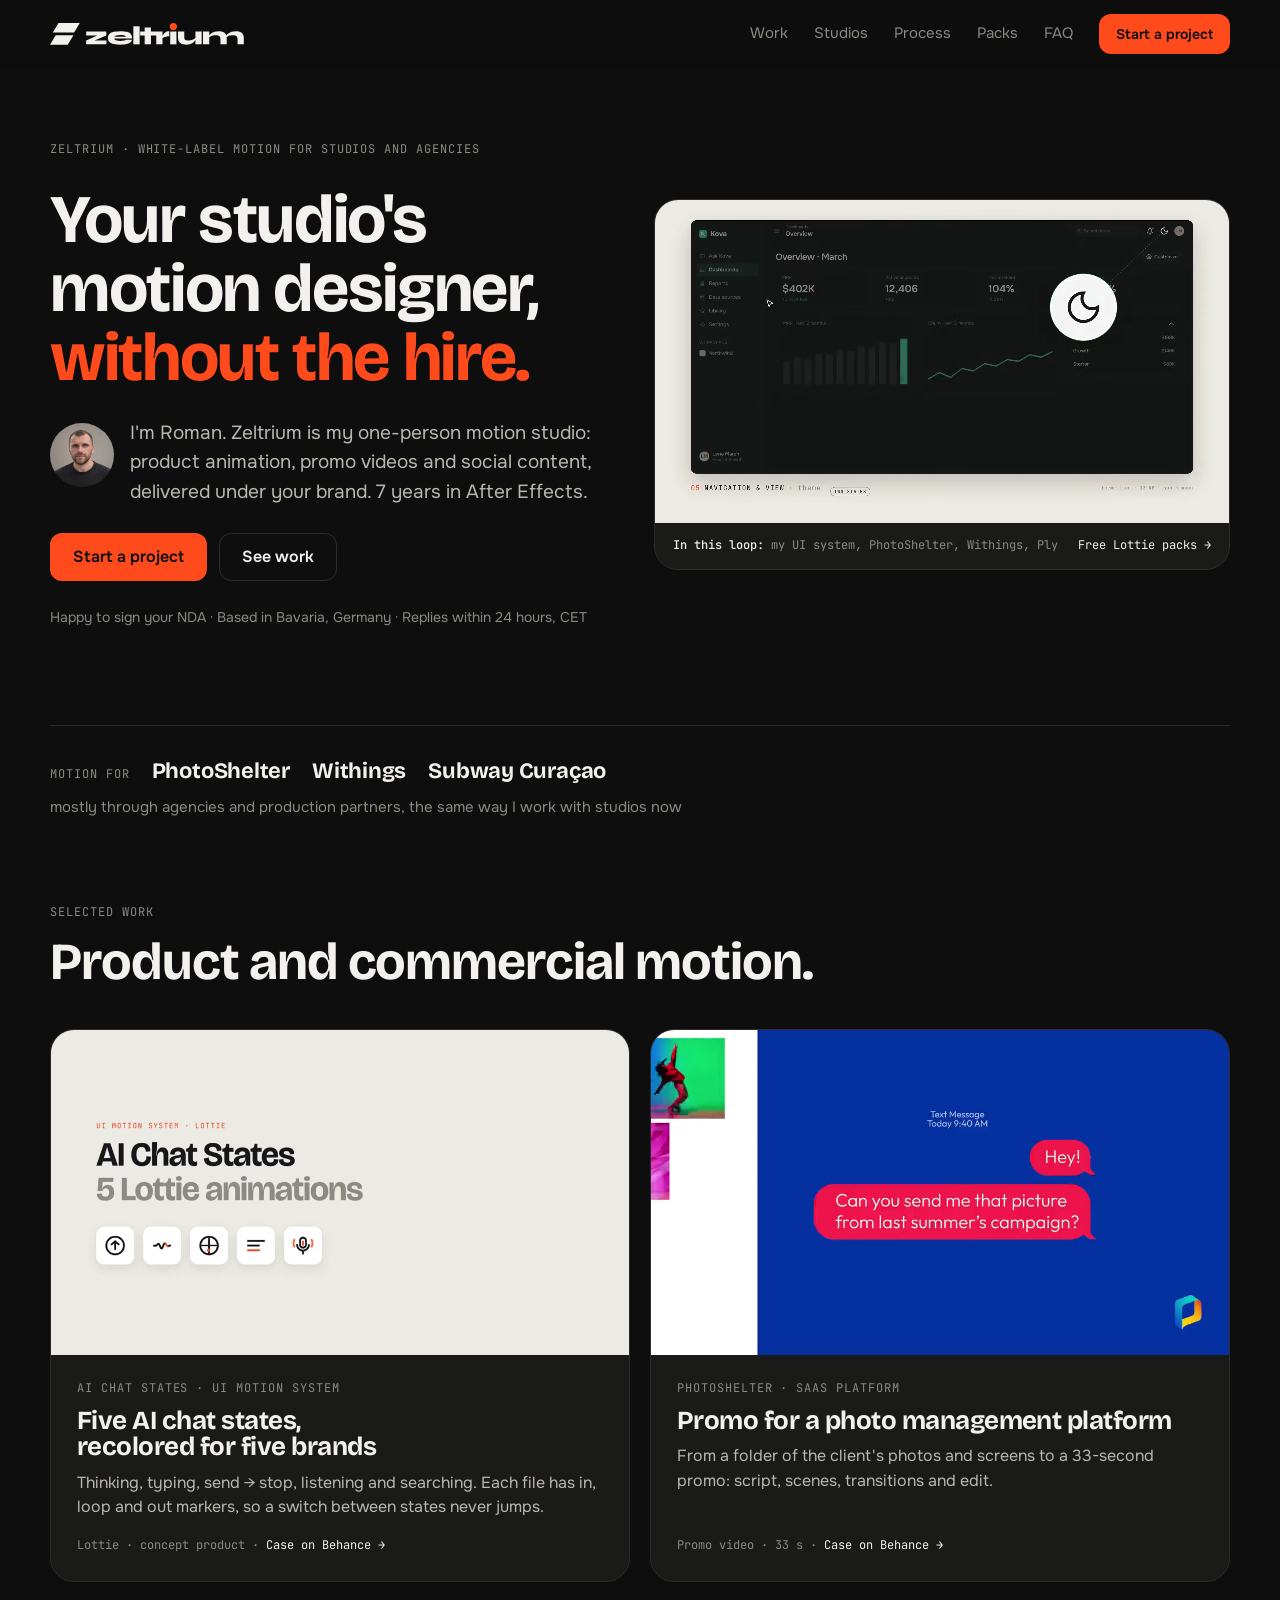
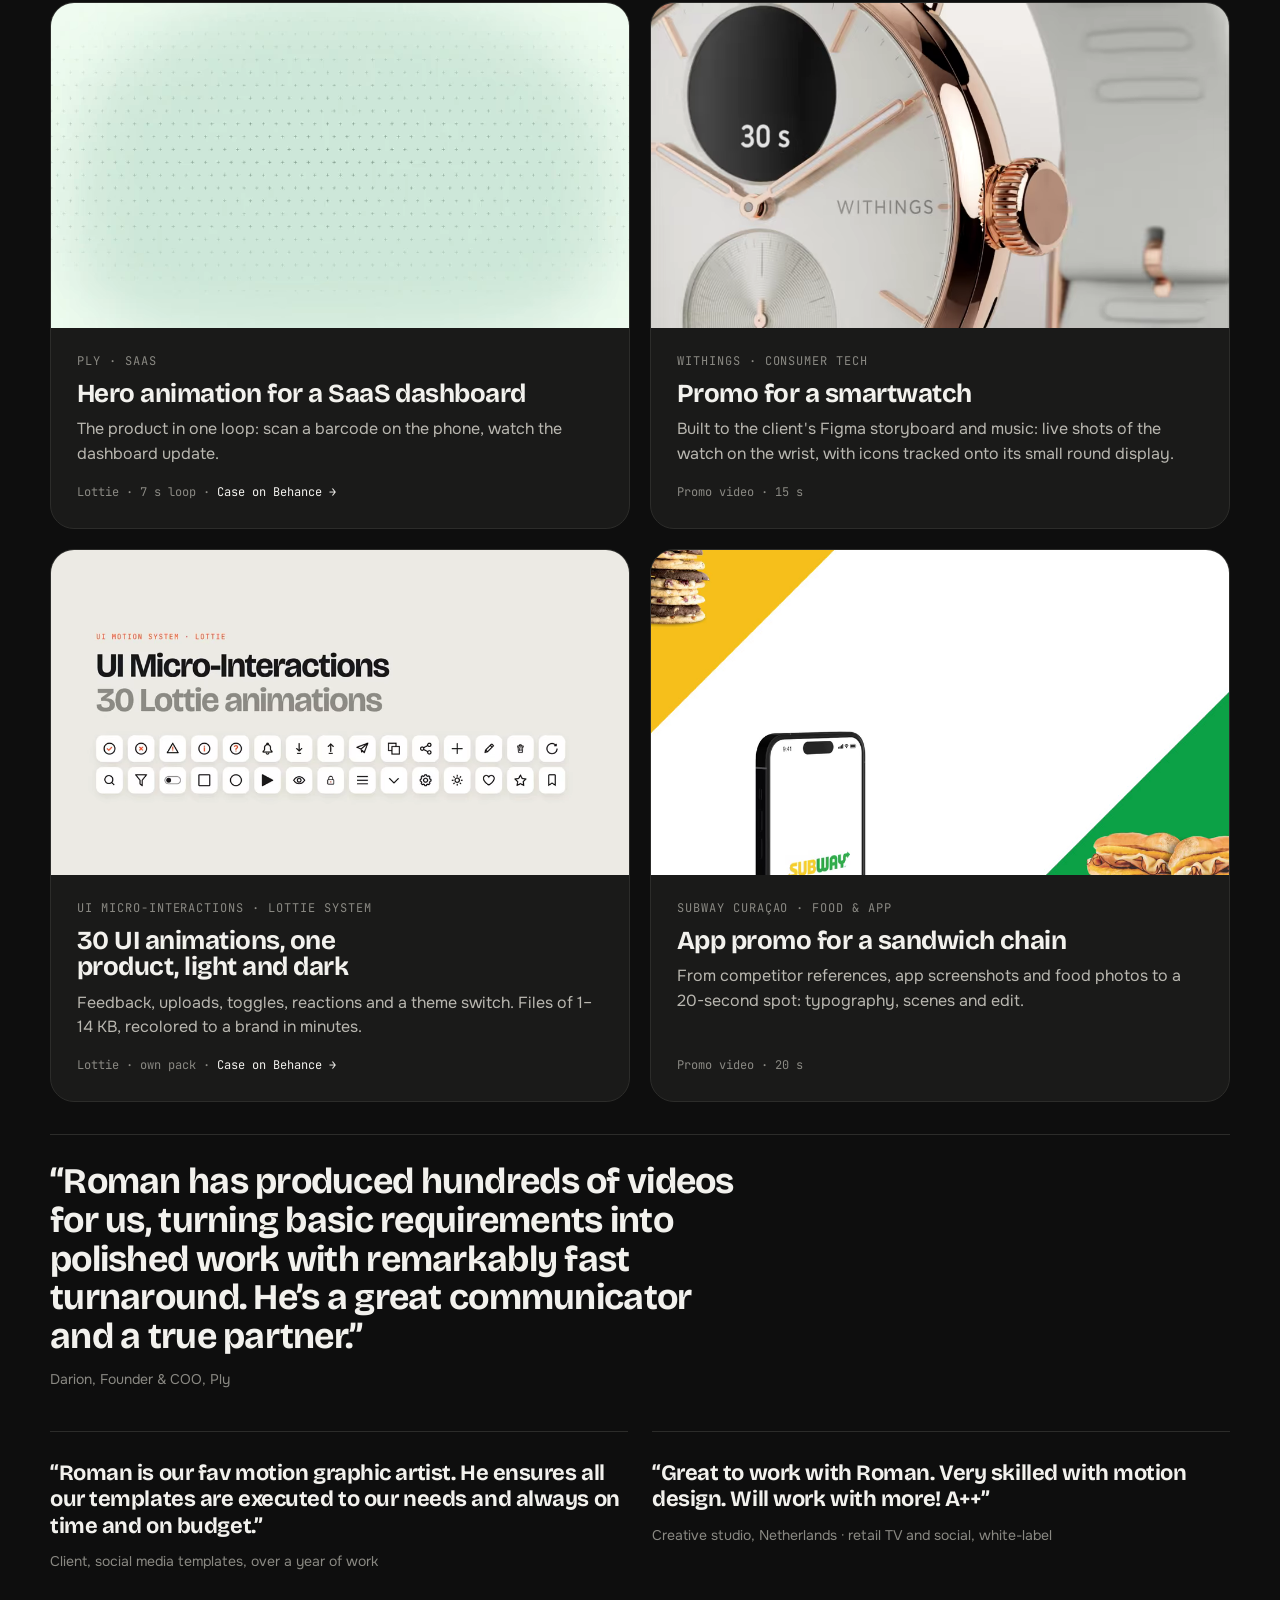
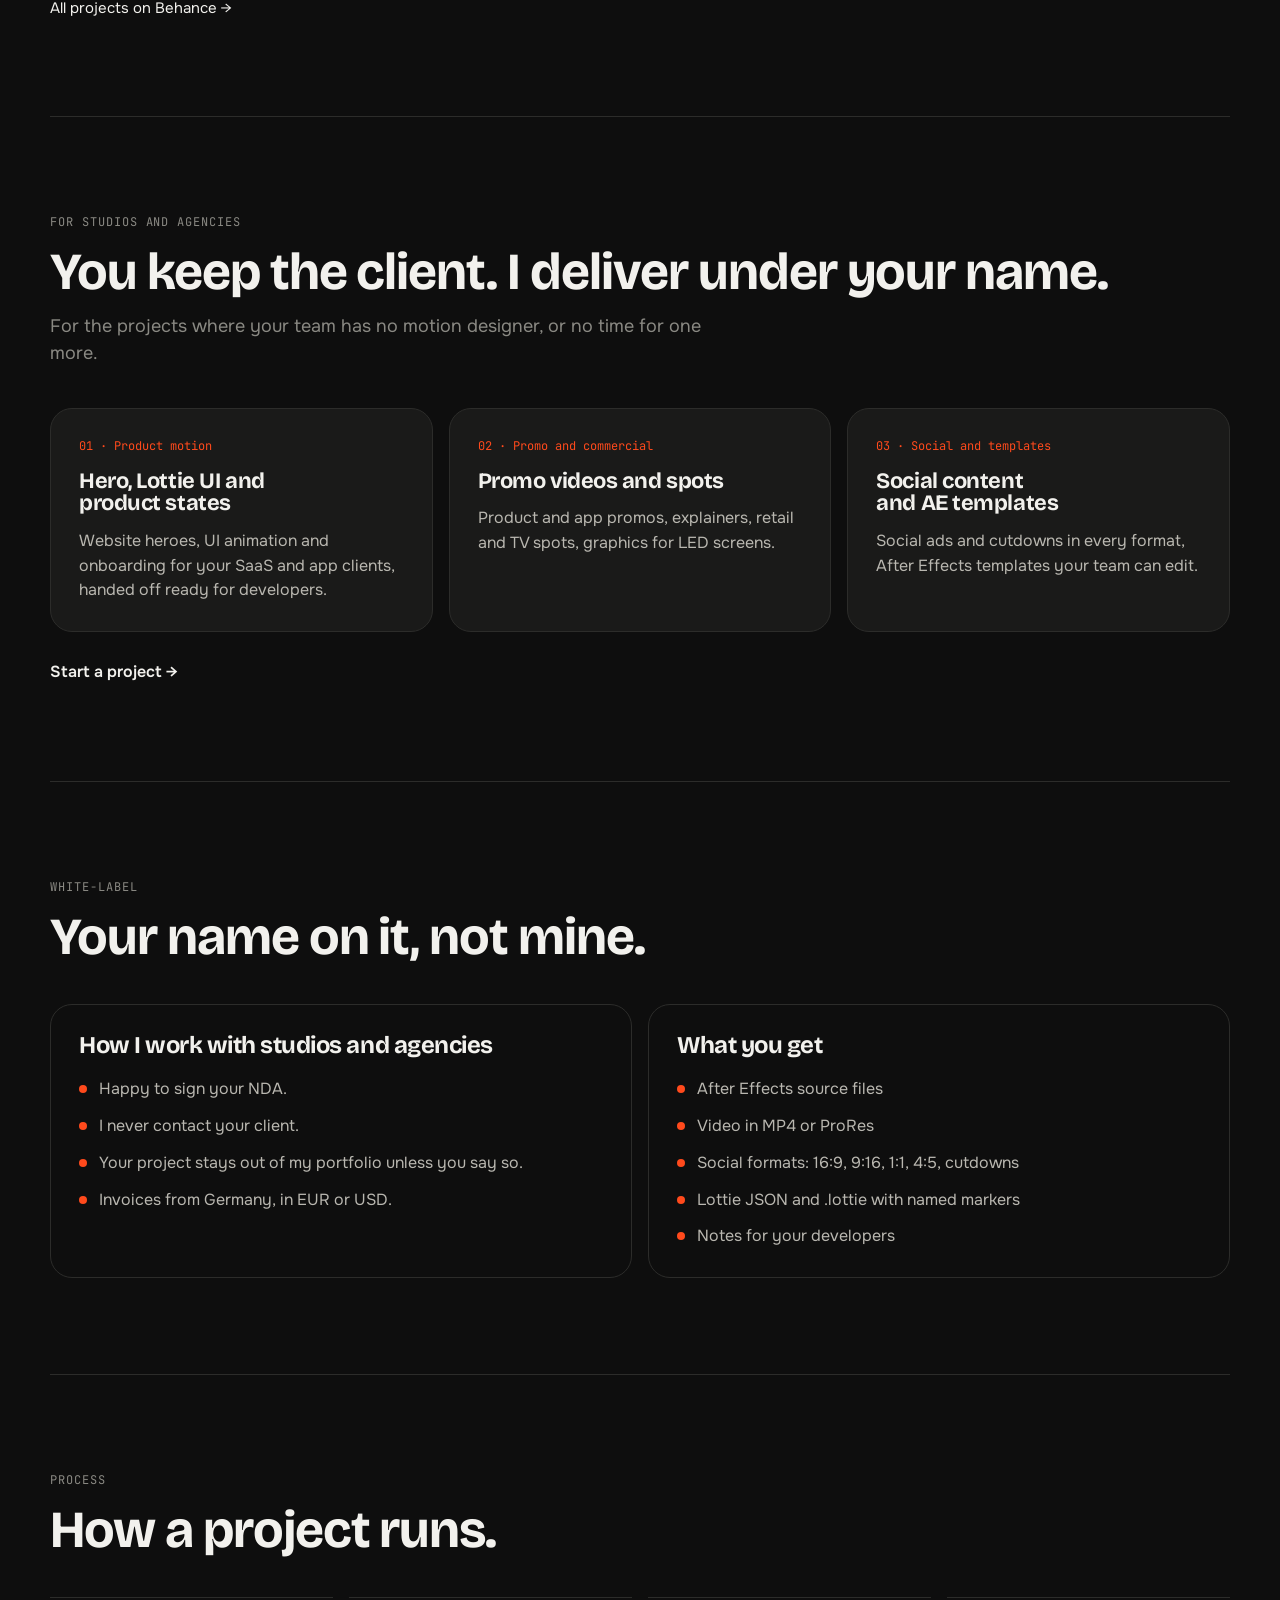
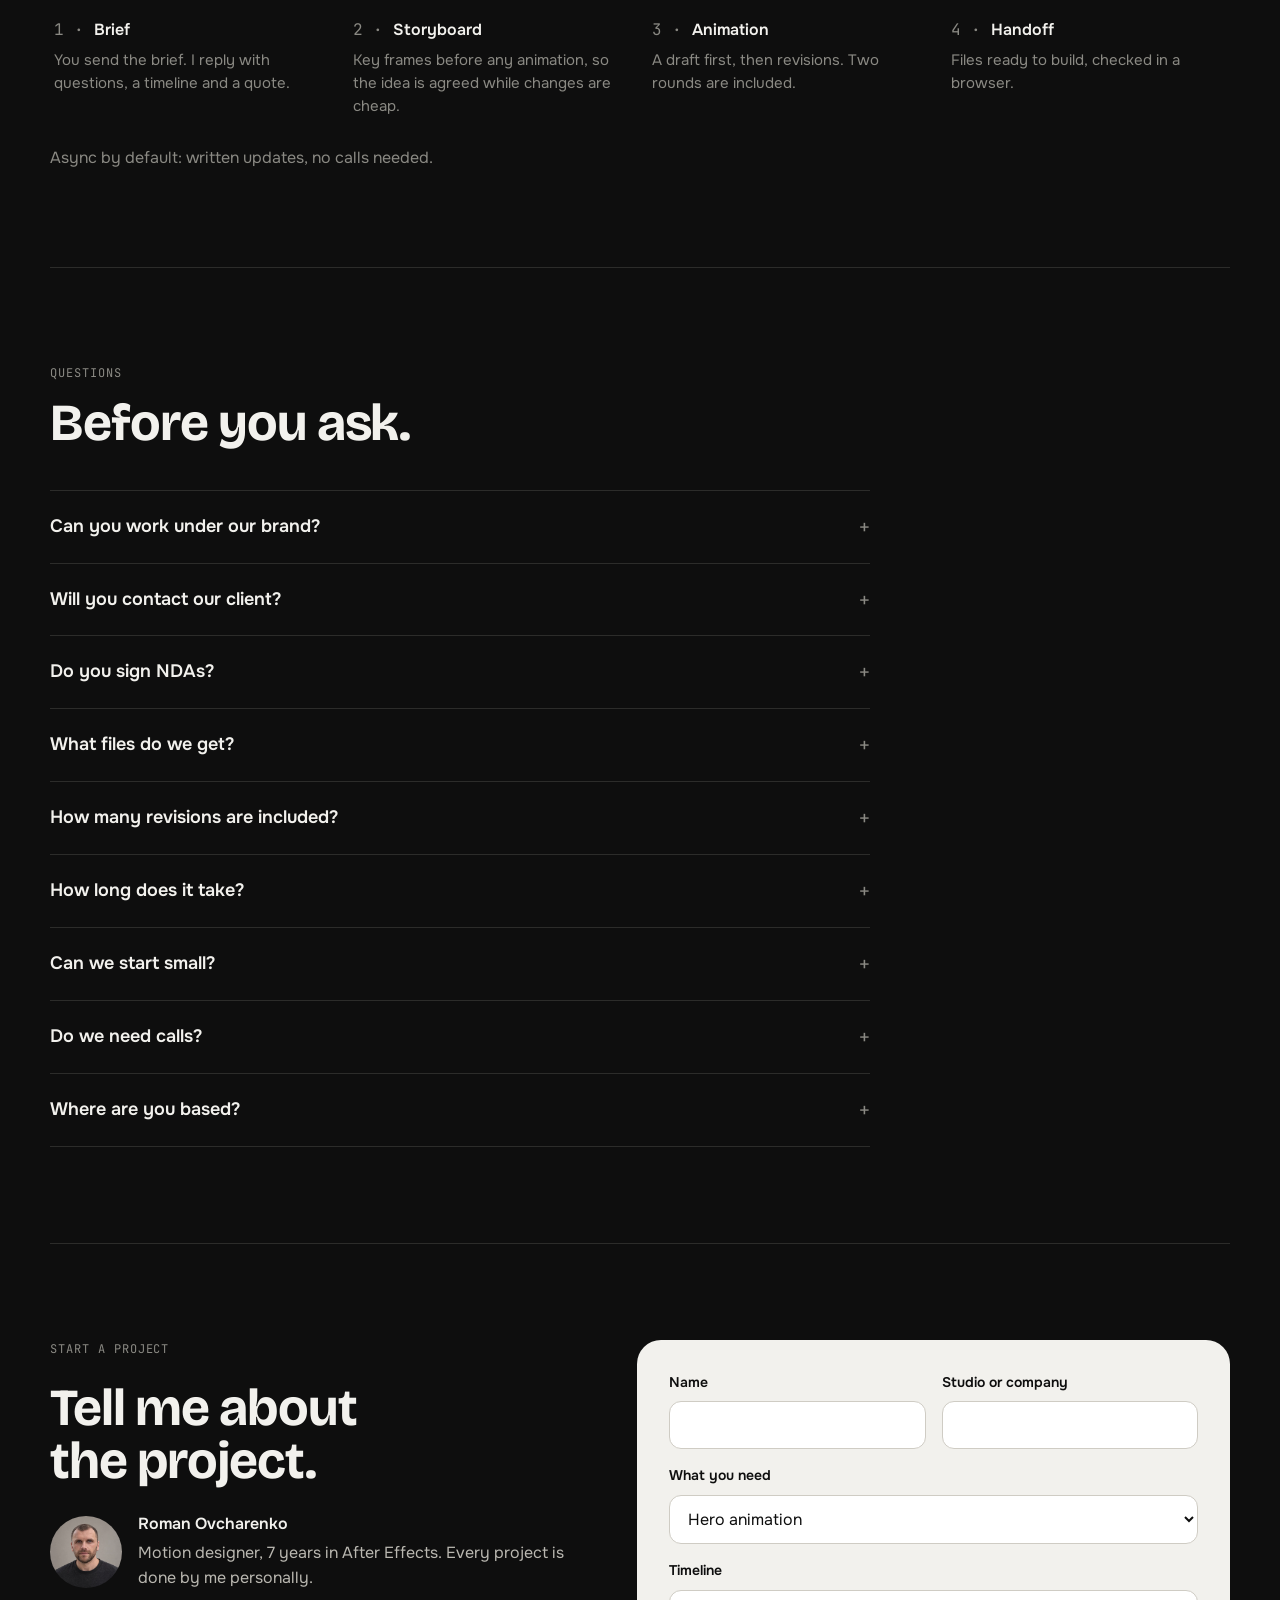
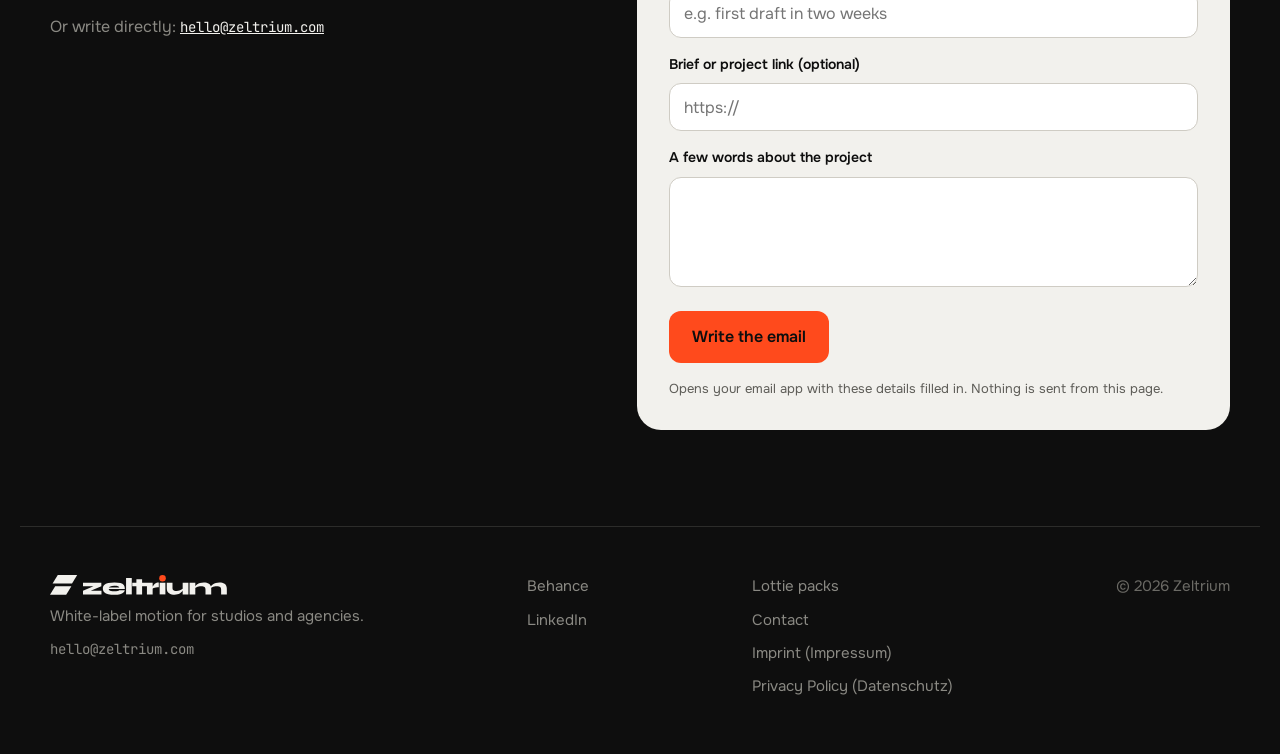
<file: index.html>
<!doctype html>
<html lang="en">
<head>
<meta charset="UTF-8">
<meta name="viewport" content="width=device-width, initial-scale=1.0">
<script>/* old links to the pack sections now live on packs.html */(function(h){if(['#pack','#free','#ai','#product','#code','#recolor','#compare'].indexOf(h)>-1)location.replace('packs.html'+h)})(location.hash)</script>
<title>Zeltrium — White-label motion for studios and agencies</title>
<meta name="description" content="White-label motion for studios and agencies: product animation, promo videos and social content, delivered under your brand. 7 years in After Effects.">
<meta name="theme-color" content="#0E0E0E">
<link rel="canonical" href="https://zeltrium.com/">

<link rel="icon" href="assets/icons/favicon.ico" sizes="32x32">
<link rel="icon" href="assets/icons/favicon.svg" type="image/svg+xml">
<link rel="apple-touch-icon" href="assets/icons/apple-touch-icon.png">

<meta property="og:type" content="website">
<meta property="og:site_name" content="Zeltrium">
<meta property="og:title" content="Zeltrium — Your studio's motion designer, without the hire">
<meta property="og:description" content="Product animation, promo videos and social content, delivered under your brand. 7 years in After Effects.">
<meta property="og:image" content="https://zeltrium.com/assets/icons/og-image.png?v=4">
<meta property="og:image:width" content="1200">
<meta property="og:image:height" content="630">
<meta property="og:url" content="https://zeltrium.com/">
<meta name="twitter:card" content="summary_large_image">
<meta name="twitter:title" content="Zeltrium — Your studio's motion designer, without the hire">
<meta name="twitter:description" content="Product animation, promo videos and social content, delivered under your brand. 7 years in After Effects.">
<meta name="twitter:image" content="https://zeltrium.com/assets/icons/og-image.png?v=4">

<link rel="preload" href="assets/fonts/bricolage-700.woff" as="font" type="font/woff" crossorigin>
<link rel="preload" href="assets/fonts/onest-var.woff" as="font" type="font/woff" crossorigin>
<link rel="stylesheet" href="styles.css">
</head>
<body>
<a class="skip" href="#main">Skip to content</a>

<header class="top">
  <div class="wrap">
    <a class="logo" href="#top" aria-label="Zeltrium home"><img src="assets/brand/logo-full-inverse.svg" alt="Zeltrium" width="194" height="22"></a>
    <nav class="nav" aria-label="Main">
      <a class="hide-m" href="#work">Work</a>
      <a class="hide-m" href="#studios">Studios</a>
      <a class="hide-m" href="#process">Process</a>
      <a href="packs.html">Packs</a>
      <a class="hide-m" href="#faq">FAQ</a>
      <a class="btn btn-primary" href="#contact" data-goatcounter-click="start-nav">Start a project</a>
    </nav>
  </div>
</header>

<main class="wrap" id="main">
  <div class="hero hero-studio" id="top">
    <div class="hero-copy">
      <span class="eyebrow">Zeltrium · White-label motion for studios and agencies</span>
      <h1>Your studio's motion designer, <em>without the hire.</em></h1>
      <div class="who">
        <img src="assets/work/roman.jpg" width="64" height="64" alt="Roman Ovcharenko">
        <p class="lead">I'm Roman. Zeltrium is my one-person motion studio: product animation, promo videos and social content, delivered under your brand. 7 years in After Effects.</p>
      </div>
      <div class="cta">
        <a class="btn btn-primary" href="#contact" data-goatcounter-click="start-hero">Start a project</a>
        <a class="btn btn-ghost" href="#work">See work</a>
      </div>
      <p class="trust">Happy to sign your NDA · Based in Bavaria, Germany · Replies within 24 hours, CET</p>
    </div>
    <figure class="hero-media">
      <div class="work-media"><video muted loop playsinline preload="none" poster="assets/hero-loop.jpg" data-src="assets/hero-loop.mp4" aria-label="A seven-second loop of my work: a UI theme switch from my own Lottie system, the PhotoShelter promo, the Withings ScanWatch 2 promo and the Ply hero animation"></video></div>
      <figcaption><span><b>In this loop:</b> my UI system, PhotoShelter, Withings, Ply</span><a href="packs.html" data-goatcounter-click="pack-hero">Free Lottie packs →</a></figcaption>
    </figure>
  </div>

  <p class="brands"><span class="eyebrow">Motion for</span> <b>PhotoShelter</b> <b>Withings</b> <b>Subway Curaçao</b> <span class="brands-note">mostly through agencies and production partners, the same way I work with studios now</span></p>

  <section id="work" aria-labelledby="work-h">
    <div class="sec-head">
      <span class="eyebrow">Selected work</span>
      <h2 id="work-h">Product and commercial motion.</h2>
    </div>
    <div class="work">
      <article class="work-card">
        <div class="work-media"><video muted loop playsinline preload="none" poster="assets/work/ai-states.jpg" data-src="assets/work/ai-states.mp4" aria-label="AI Chat States: five Lottie states in a chat product, recolored for five brands"></video></div>
        <div class="work-body">
          <span class="eyebrow">AI Chat States · UI motion system</span>
          <h3>Five AI chat states, recolored for five brands</h3>
          <p>Thinking, typing, send → stop, listening and searching. Each file has in, loop and out markers, so a switch between states never jumps.</p>
          <p class="work-meta">Lottie · concept product · <a href="https://www.behance.net/gallery/257795639/AI-Chat-States" target="_blank" rel="noopener" data-goatcounter-click="behance-ai">Case on Behance →</a></p>
        </div>
      </article>
      <article class="work-card">
        <div class="work-media"><video muted loop playsinline preload="none" poster="assets/work/photoshelter.jpg" data-src="assets/work/photoshelter.mp4" aria-label="PhotoShelter promo: a wall of photos assembles, then the platform's library, AI search and sharing"></video></div>
        <div class="work-body">
          <span class="eyebrow">PhotoShelter · SaaS platform</span>
          <h3>Promo for a photo management platform</h3>
          <p>From a folder of the client's photos and screens to a 33-second promo: script, scenes, transitions and edit.</p>
          <p class="work-meta">Promo video · 33 s · <a href="https://www.behance.net/gallery/215394687/PhotoShelter-Product-Promo" target="_blank" rel="noopener" data-goatcounter-click="behance-photoshelter">Case on Behance →</a></p>
        </div>
      </article>
      <article class="work-card">
        <div class="work-media"><video muted loop playsinline preload="none" poster="assets/work/ply.jpg" data-src="assets/work/ply.mp4" aria-label="Ply hero animation: a phone scans a barcode and the dashboard updates"></video></div>
        <div class="work-body">
          <span class="eyebrow">Ply · SaaS</span>
          <h3>Hero animation for a SaaS dashboard</h3>
          <p>The product in one loop: scan a barcode on the phone, watch the dashboard update.</p>
          <p class="work-meta">Lottie · 7 s loop · <a href="https://www.behance.net/gallery/257735459/Ply-SaaS-Hero-Animation-(Lottie)" target="_blank" rel="noopener" data-goatcounter-click="behance-ply">Case on Behance →</a></p>
        </div>
      </article>
      <article class="work-card">
        <div class="work-media"><video muted loop playsinline preload="none" poster="assets/work/withings.jpg" data-src="assets/work/withings.mp4" aria-label="Withings ScanWatch 2 promo: close-ups of the watch and live shots on the wrist"></video></div>
        <div class="work-body">
          <span class="eyebrow">Withings · Consumer tech</span>
          <h3>Promo for a smartwatch</h3>
          <p>Built to the client's Figma storyboard and music: live shots of the watch on the wrist, with icons tracked onto its small round display.</p>
          <p class="work-meta">Promo video · 15 s</p>
        </div>
      </article>
      <article class="work-card">
        <div class="work-media"><video muted loop playsinline preload="none" poster="assets/work/ui30.jpg" data-src="assets/work/ui30.mp4" aria-label="UI Micro-Interactions: 30 Lottie animations playing inside one product, in light and dark themes"></video></div>
        <div class="work-body">
          <span class="eyebrow">UI Micro-Interactions · Lottie system</span>
          <h3>30 UI animations, one product, light and dark</h3>
          <p>Feedback, uploads, toggles, reactions and a theme switch. Files of 1–14 KB, recolored to a brand in minutes.</p>
          <p class="work-meta">Lottie · own pack · <a href="https://www.behance.net/gallery/257806969/UI-Micro-Interactions-UI-Motion-System-(Lottie)" target="_blank" rel="noopener" data-goatcounter-click="behance-ui30">Case on Behance →</a></p>
        </div>
      </article>
      <article class="work-card">
        <div class="work-media"><video muted loop playsinline preload="none" poster="assets/work/subway.jpg" data-src="assets/work/subway.mp4" aria-label="Subway Curaçao app promo: bold type, food and the ordering app"></video></div>
        <div class="work-body">
          <span class="eyebrow">Subway Curaçao · Food &amp; app</span>
          <h3>App promo for a sandwich chain</h3>
          <p>From competitor references, app screenshots and food photos to a 20-second spot: typography, scenes and edit.</p>
          <p class="work-meta">Promo video · 20 s</p>
        </div>
      </article>
    </div>
    <figure class="quote">
      <blockquote><p>“Roman has produced hundreds of videos for us, turning basic requirements into polished work with remarkably fast turnaround. He’s a great communicator and a true partner.”</p></blockquote>
      <figcaption>Darion, Founder &amp; COO, Ply</figcaption>
    </figure>
    <div class="quotes">
      <figure class="quote quote-sm">
        <blockquote><p>“Roman is our fav motion graphic artist. He ensures all our templates are executed to our needs and always on time and on budget.”</p></blockquote>
        <figcaption>Client, social media templates, over a year of work</figcaption>
      </figure>
      <figure class="quote quote-sm">
        <blockquote><p>“Great to work with Roman. Very skilled with motion design. Will work with more! A++”</p></blockquote>
        <figcaption>Creative studio, Netherlands · retail TV and social, white-label</figcaption>
      </figure>
    </div>
    <p class="more"><a href="https://www.behance.net/romanherenow" target="_blank" rel="noopener" data-goatcounter-click="behance-profile">All projects on Behance →</a></p>
  </section>

  <section id="studios" aria-labelledby="studios-h">
    <div class="sec-head">
      <span class="eyebrow">For studios and agencies</span>
      <h2 id="studios-h">You keep the client. I deliver under your name.</h2>
      <p class="lead">For the projects where your team has no motion designer, or no time for one more.</p>
    </div>
    <div class="svc svc-3">
      <article class="svc-card">
        <span class="svc-n">01 · Product motion</span>
        <h3>Hero, Lottie UI and product states</h3>
        <p>Website heroes, UI animation and onboarding for your SaaS and app clients, handed off ready for developers.</p>
      </article>
      <article class="svc-card">
        <span class="svc-n">02 · Promo and commercial</span>
        <h3>Promo videos and spots</h3>
        <p>Product and app promos, explainers, retail and TV spots, graphics for LED screens.</p>
      </article>
      <article class="svc-card">
        <span class="svc-n">03 · Social and templates</span>
        <h3>Social content and AE templates</h3>
        <p>Social ads and cutdowns in every format, After Effects templates your team can edit.</p>
      </article>
    </div>
    <p class="note"><a class="svc-link" href="#contact" data-goatcounter-click="start-studio">Start a project →</a></p>
  </section>

  <section id="white-label" aria-labelledby="wl-h">
    <div class="sec-head">
      <span class="eyebrow">White-label</span>
      <h2 id="wl-h">Your name on it, not mine.</h2>
    </div>
    <div class="wl">
      <div class="wl-col">
        <h3>How I work with studios and agencies</h3>
        <ul class="incl">
          <li>Happy to sign your NDA.</li>
          <li>I never contact your client.</li>
          <li>Your project stays out of my portfolio unless you say so.</li>
          <li>Invoices from Germany, in EUR or USD.</li>
        </ul>
      </div>
      <div class="wl-col">
        <h3>What you get</h3>
        <ul class="incl">
          <li>After Effects source files</li>
          <li>Video in MP4 or ProRes</li>
          <li>Social formats: 16:9, 9:16, 1:1, 4:5, cutdowns</li>
          <li>Lottie JSON and .lottie with named markers</li>
          <li>Notes for your developers</li>
        </ul>
      </div>
    </div>
  </section>

  <section id="process" aria-labelledby="process-h">
    <div class="sec-head">
      <span class="eyebrow">Process</span>
      <h2 id="process-h">How a project runs.</h2>
    </div>
    <ol class="steps steps-4">
      <li><b>Brief</b><span>You send the brief. I reply with questions, a timeline and a quote.</span></li>
      <li><b>Storyboard</b><span>Key frames before any animation, so the idea is agreed while changes are cheap.</span></li>
      <li><b>Animation</b><span>A draft first, then revisions. Two rounds are included.</span></li>
      <li><b>Handoff</b><span>Files ready to build, checked in a browser.</span></li>
    </ol>
    <p class="note">Async by default: written updates, no calls needed.</p>
  </section>

  <section id="faq" aria-labelledby="faq-h">
    <div class="sec-head"><span class="eyebrow">Questions</span><h2 id="faq-h">Before you ask.</h2></div>
    <div class="faq">
      <details><summary>Can you work under our brand?</summary><p>Yes, that's the default. Your client sees your studio, not me.</p></details>
      <details><summary>Will you contact our client?</summary><p>Never, unless you ask me to.</p></details>
      <details><summary>Do you sign NDAs?</summary><p>Yes, happy to sign yours.</p></details>
      <details><summary>What files do we get?</summary><p>After Effects source files and whatever the project needs: video in MP4 or ProRes in the formats you ask for, or Lottie JSON and .lottie with named markers and notes for your developers.</p></details>
      <details><summary>How many revisions are included?</summary><p>Two rounds. The storyboard is approved before animation starts, so big changes happen early, when they're cheap.</p></details>
      <details><summary>How long does it take?</summary><p>It depends on scope. You get a timeline with the quote.</p></details>
      <details><summary>Can we start small?</summary><p>Yes. A single animation is a good first project.</p></details>
      <details><summary>Do we need calls?</summary><p>No. I work async with written updates, so nothing waits for a free slot in anyone's calendar.</p></details>
      <details><summary>Where are you based?</summary><p>Germany, CET. I reply within 24 hours. Invoices in EUR or USD.</p></details>
    </div>
  </section>

  <section id="contact" aria-labelledby="contact-h">
    <div class="contact">
      <div class="contact-copy">
        <span class="eyebrow">Start a project</span>
        <h2 id="contact-h">Tell me about the project.</h2>
        <div class="sign">
          <img src="assets/work/roman.jpg" width="72" height="72" alt="" loading="lazy">
          <div><b>Roman Ovcharenko</b><span>Motion designer, 7 years in After Effects. Every project is done by me personally.</span></div>
        </div>
        <p class="dim">Or write directly: <a class="mail" href="mailto:hello@zeltrium.com" data-goatcounter-click="mail-contact">hello@zeltrium.com</a></p>
      </div>
      <form class="form-card brief" id="brief" novalidate>
        <div class="form-stack">
          <div class="two">
            <div><label for="b-name">Name</label><input id="b-name" type="text" autocomplete="name"></div>
            <div><label for="b-company">Studio or company</label><input id="b-company" type="text" autocomplete="organization"></div>
          </div>
          <div>
            <label for="b-need">What you need</label>
            <select id="b-need">
              <option>Hero animation</option>
              <option>Lottie UI</option>
              <option>Promo or commercial video</option>
              <option>Social content or templates</option>
              <option>Something else</option>
            </select>
          </div>
          <div><label for="b-time">Timeline</label><input id="b-time" type="text" placeholder="e.g. first draft in two weeks"></div>
          <div><label for="b-link">Brief or project link (optional)</label><input id="b-link" type="url" placeholder="https://"></div>
          <div><label for="b-msg">A few words about the project</label><textarea id="b-msg" rows="4"></textarea></div>
          <button class="btn btn-primary" type="submit" data-goatcounter-click="brief-send">Write the email</button>
          <p class="fine">Opens your email app with these details filled in. Nothing is sent from this page.</p>
        </div>
      </form>
    </div>
  </section>
</main>

<footer>
  <div class="wrap">
    <div class="foot">
      <div class="foot-col">
        <a class="logo" href="#top" aria-label="Zeltrium home"><img src="assets/brand/logo-full-inverse.svg" alt="Zeltrium" width="176" height="20"></a>
        <span class="dim">White-label motion for studios and agencies.</span>
        <a class="mail" href="mailto:hello@zeltrium.com">hello@zeltrium.com</a>
      </div>
      <div class="foot-col">
        <a href="https://www.behance.net/romanherenow" target="_blank" rel="noopener">Behance</a>
        <a href="https://www.linkedin.com/in/romanherenow/" target="_blank" rel="noopener">LinkedIn</a>
      </div>
      <div class="foot-col">
        <a href="packs.html">Lottie packs</a>
        <a href="contact.html">Contact</a>
        <a href="imprint.html">Imprint (Impressum)</a>
        <a href="privacy.html">Privacy Policy (Datenschutz)</a>
      </div>
      <div class="foot-col">
        <span class="dimmer">© <span class="year">2026</span> Zeltrium</span>
      </div>
    </div>
  </div>
</footer>

<script src="assets/js/lottie_light.min.js"></script>
<script src="script.js"></script>
<script src="main.js"></script>
<script>window.goatcounter=window.goatcounter||{};goatcounter.path=function(p){return p.replace(/\?.*$/,"")}</script>
<script data-goatcounter="https://zeltrium.goatcounter.com/count" async src="assets/js/goatcounter-count.js"></script>
</body>
</html>
</file>
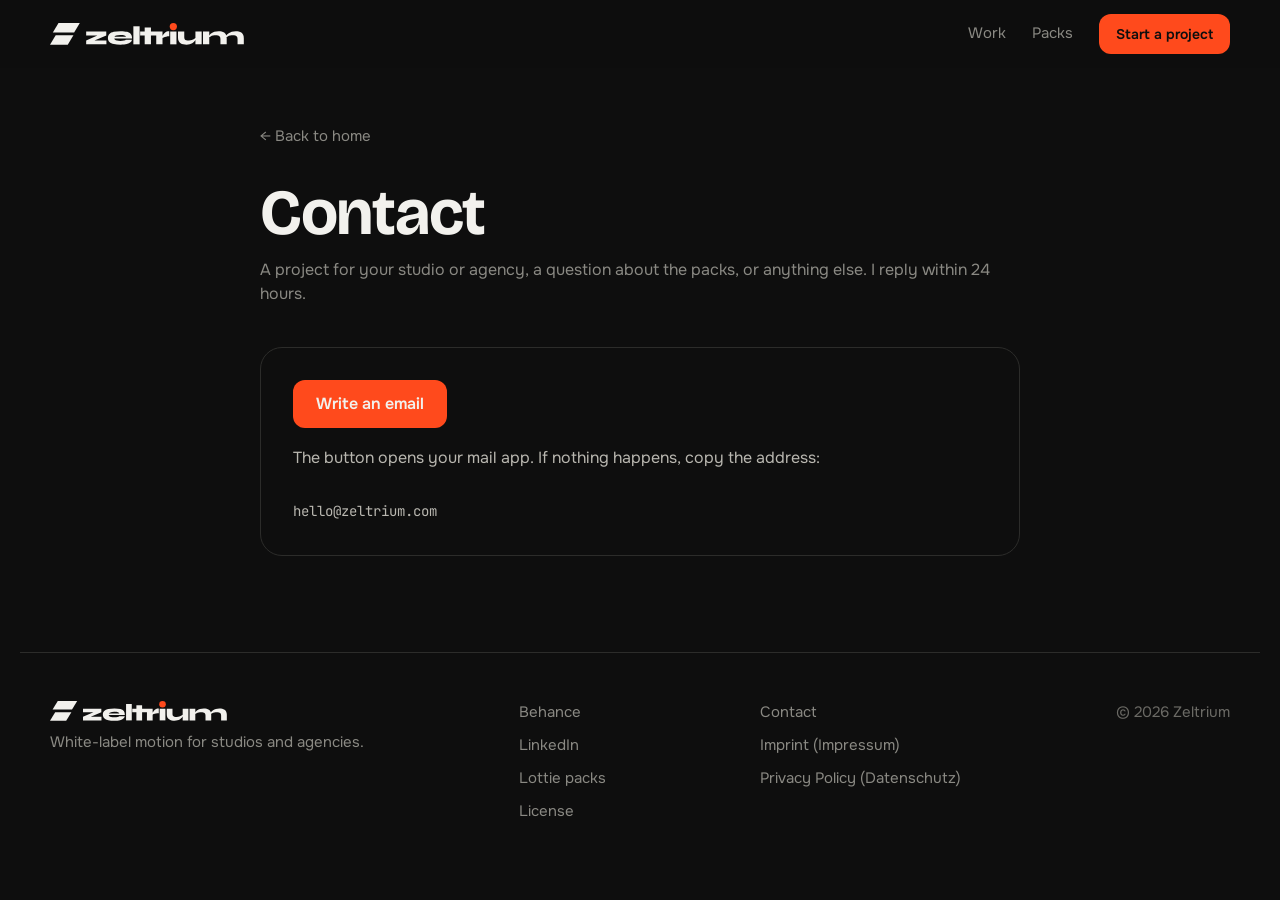
<file: contact.html>
<!doctype html>
<html lang="en">
<head>
<meta charset="UTF-8">
<meta name="viewport" content="width=device-width, initial-scale=1.0">
<title>Contact — Zeltrium</title>
<meta name="description" content="Get in touch with Zeltrium.">
<meta name="theme-color" content="#0E0E0E">

<link rel="icon" href="assets/icons/favicon.ico" sizes="32x32">
<link rel="icon" href="assets/icons/favicon.svg" type="image/svg+xml">
<link rel="apple-touch-icon" href="assets/icons/apple-touch-icon.png">
<link rel="stylesheet" href="styles.css">
</head>
<body>
<a class="skip" href="#main">Skip to content</a>
<header class="top">
  <div class="wrap">
    <a class="logo" href="index.html" aria-label="Zeltrium home"><img src="assets/brand/logo-full-inverse.svg" alt="Zeltrium" width="194" height="22"></a>
    <nav class="nav" aria-label="Main">
      <a class="hide-m" href="index.html#work">Work</a>
      <a class="hide-m" href="packs.html">Packs</a>
      <a class="btn btn-primary" href="index.html#contact">Start a project</a>
    </nav>
  </div>
</header>
<main class="wrap legal" id="main">
  <a class="back" href="index.html">← Back to home</a>
  <h1>Contact</h1>
  <p class="sub">A project for your studio or agency, a question about the packs, or anything else. I reply within 24 hours.</p>
  <div class="contact-card">
    <a class="btn btn-primary" href="mailto:hello@zeltrium.com?subject=Hello%20Zeltrium">Write an email</a>
    <p class="dim">The button opens your mail app. If nothing happens, copy the address:</p>
    <p class="mail">hello@zeltrium.com</p>
  </div>

</main>
<footer>
  <div class="wrap">
    <div class="foot">
      <div class="foot-col">
        <a class="logo" href="index.html" aria-label="Zeltrium home"><img src="assets/brand/logo-full-inverse.svg" alt="Zeltrium" width="176" height="20"></a>
        <span class="dim">White-label motion for studios and agencies.</span>
      </div>
      <div class="foot-col">
        <a href="https://www.behance.net/romanherenow" target="_blank" rel="noopener">Behance</a>
        <a href="https://www.linkedin.com/in/romanherenow/" target="_blank" rel="noopener">LinkedIn</a>
        <a href="packs.html">Lottie packs</a>
        <a href="license.html">License</a>
      </div>
      <div class="foot-col">
        <a href="contact.html">Contact</a>
        <a href="imprint.html">Imprint (Impressum)</a>
        <a href="privacy.html">Privacy Policy (Datenschutz)</a>
      </div>
      <div class="foot-col"><span class="dimmer">© <span class="year">2026</span> Zeltrium</span></div>
    </div>
  </div>
</footer>
<script>document.querySelectorAll('.year').forEach(function(el){el.textContent=new Date().getFullYear()});</script>
<script>window.goatcounter=window.goatcounter||{};goatcounter.path=function(p){return p.replace(/\?.*$/,"")}</script>
<script data-goatcounter="https://zeltrium.goatcounter.com/count" async src="assets/js/goatcounter-count.js"></script>
</body>
</html>
</file>
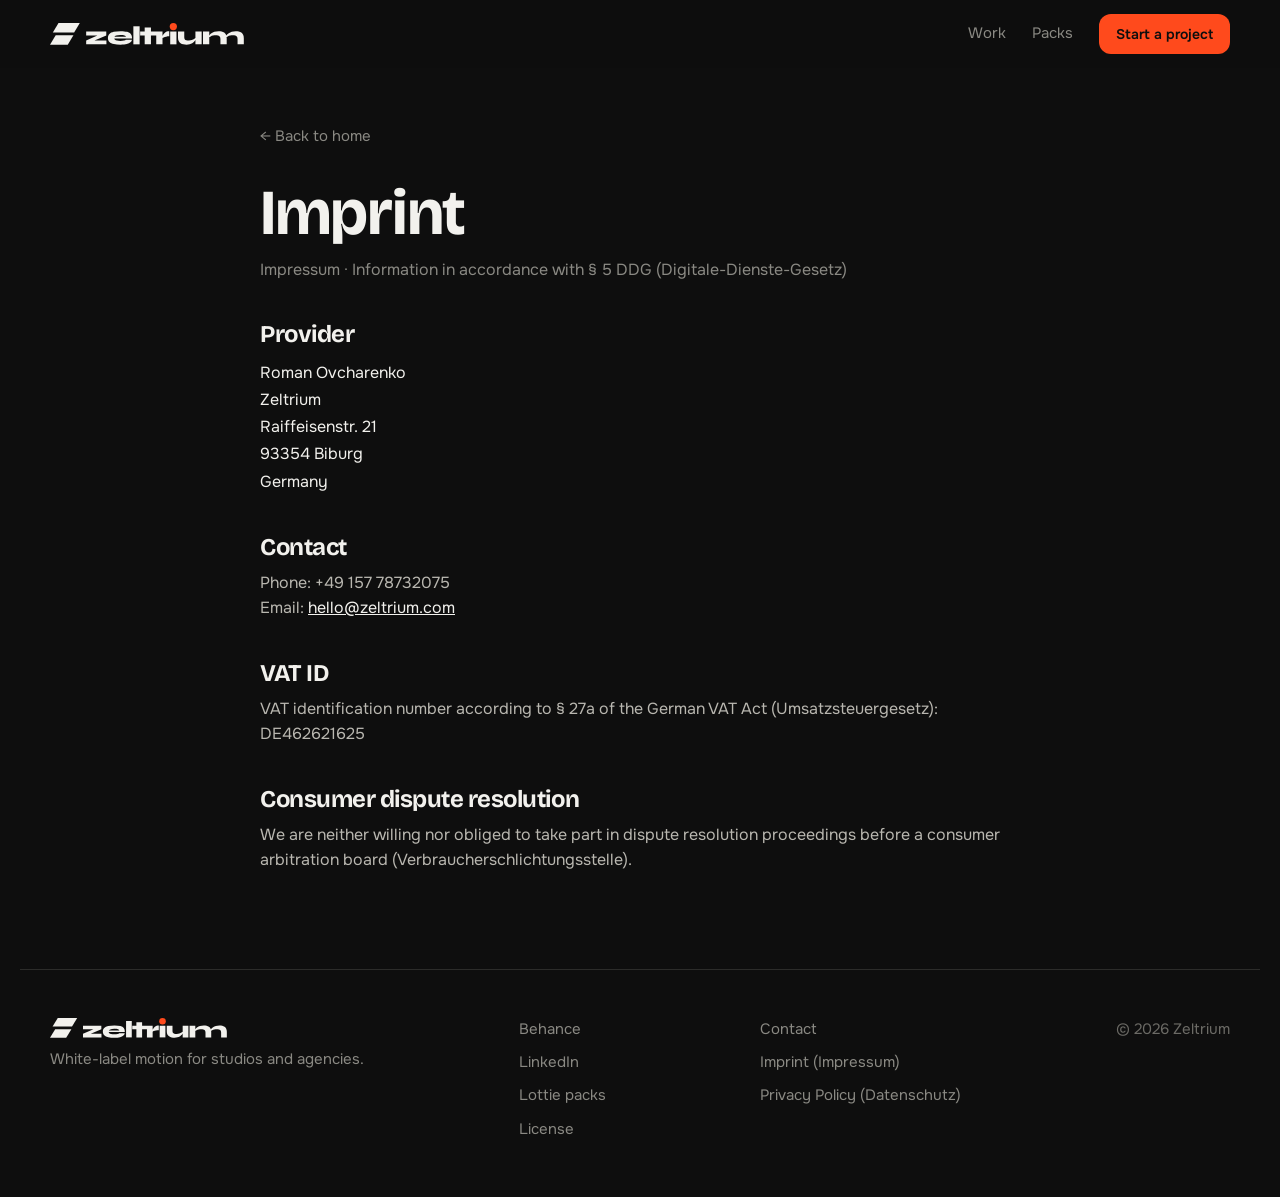
<file: imprint.html>
<!doctype html>
<html lang="en">
<head>
<meta charset="UTF-8">
<meta name="viewport" content="width=device-width, initial-scale=1.0">
<title>Imprint (Impressum) — Zeltrium</title>
<meta name="description" content="Legal notice for zeltrium.com.">
<meta name="theme-color" content="#0E0E0E">

<link rel="icon" href="assets/icons/favicon.ico" sizes="32x32">
<link rel="icon" href="assets/icons/favicon.svg" type="image/svg+xml">
<link rel="apple-touch-icon" href="assets/icons/apple-touch-icon.png">
<link rel="stylesheet" href="styles.css">
</head>
<body>
<a class="skip" href="#main">Skip to content</a>
<header class="top">
  <div class="wrap">
    <a class="logo" href="index.html" aria-label="Zeltrium home"><img src="assets/brand/logo-full-inverse.svg" alt="Zeltrium" width="194" height="22"></a>
    <nav class="nav" aria-label="Main">
      <a class="hide-m" href="index.html#work">Work</a>
      <a class="hide-m" href="packs.html">Packs</a>
      <a class="btn btn-primary" href="index.html#contact">Start a project</a>
    </nav>
  </div>
</header>
<main class="wrap legal" id="main">
  <a class="back" href="index.html">← Back to home</a>
  <h1>Imprint</h1>
  <p class="sub">Impressum · Information in accordance with § 5 DDG (Digitale-Dienste-Gesetz)</p>

  <h2>Provider</h2>
  <address>Roman Ovcharenko<br>Zeltrium<br>Raiffeisenstr. 21<br>93354 Biburg<br>Germany</address>

  <h2>Contact</h2>
  <p>Phone: +49 157 78732075<br>Email: <a href="mailto:hello@zeltrium.com">hello@zeltrium.com</a></p>

  <h2>VAT ID</h2>
  <p>VAT identification number according to § 27a of the German VAT Act (Umsatzsteuergesetz): DE462621625</p>

  <h2>Consumer dispute resolution</h2>
  <p>We are neither willing nor obliged to take part in dispute resolution proceedings before a consumer arbitration board (Verbraucherschlichtungsstelle).</p>

</main>
<footer>
  <div class="wrap">
    <div class="foot">
      <div class="foot-col">
        <a class="logo" href="index.html" aria-label="Zeltrium home"><img src="assets/brand/logo-full-inverse.svg" alt="Zeltrium" width="176" height="20"></a>
        <span class="dim">White-label motion for studios and agencies.</span>
      </div>
      <div class="foot-col">
        <a href="https://www.behance.net/romanherenow" target="_blank" rel="noopener">Behance</a>
        <a href="https://www.linkedin.com/in/romanherenow/" target="_blank" rel="noopener">LinkedIn</a>
        <a href="packs.html">Lottie packs</a>
        <a href="license.html">License</a>
      </div>
      <div class="foot-col">
        <a href="contact.html">Contact</a>
        <a href="imprint.html">Imprint (Impressum)</a>
        <a href="privacy.html">Privacy Policy (Datenschutz)</a>
      </div>
      <div class="foot-col"><span class="dimmer">© <span class="year">2026</span> Zeltrium</span></div>
    </div>
  </div>
</footer>
<script>document.querySelectorAll('.year').forEach(function(el){el.textContent=new Date().getFullYear()});</script>
<script>window.goatcounter=window.goatcounter||{};goatcounter.path=function(p){return p.replace(/\?.*$/,"")}</script>
<script data-goatcounter="https://zeltrium.goatcounter.com/count" async src="assets/js/goatcounter-count.js"></script>
</body>
</html>
</file>
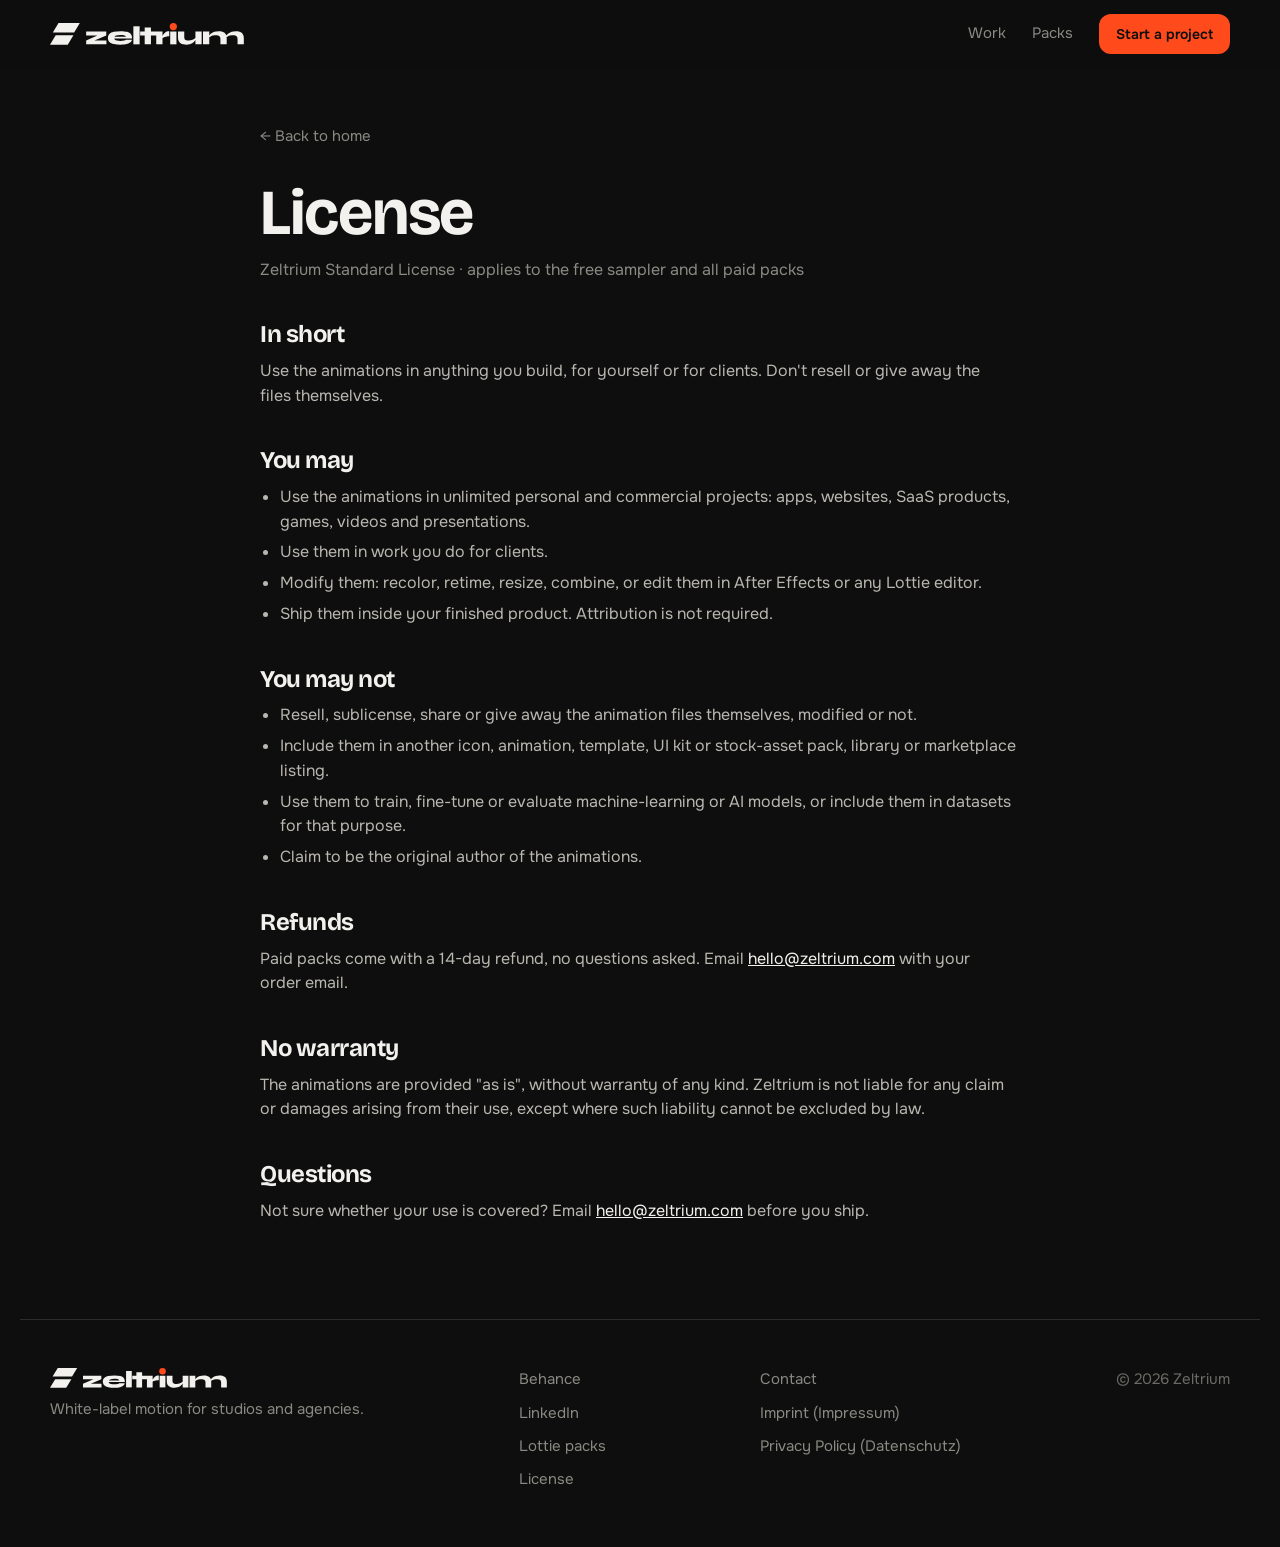
<file: license.html>
<!doctype html>
<html lang="en">
<head>
<meta charset="UTF-8">
<meta name="viewport" content="width=device-width, initial-scale=1.0">
<title>License — Zeltrium</title>
<meta name="description" content="Zeltrium Standard License for animation packs.">
<meta name="theme-color" content="#0E0E0E">

<link rel="icon" href="assets/icons/favicon.ico" sizes="32x32">
<link rel="icon" href="assets/icons/favicon.svg" type="image/svg+xml">
<link rel="apple-touch-icon" href="assets/icons/apple-touch-icon.png">
<link rel="stylesheet" href="styles.css">
</head>
<body>
<a class="skip" href="#main">Skip to content</a>
<header class="top">
  <div class="wrap">
    <a class="logo" href="index.html" aria-label="Zeltrium home"><img src="assets/brand/logo-full-inverse.svg" alt="Zeltrium" width="194" height="22"></a>
    <nav class="nav" aria-label="Main">
      <a class="hide-m" href="index.html#work">Work</a>
      <a class="hide-m" href="packs.html">Packs</a>
      <a class="btn btn-primary" href="index.html#contact">Start a project</a>
    </nav>
  </div>
</header>
<main class="wrap legal" id="main">
  <a class="back" href="index.html">← Back to home</a>
  <h1>License</h1>
  <p class="sub">Zeltrium Standard License · applies to the free sampler and all paid packs</p>

  <h2>In short</h2>
  <p>Use the animations in anything you build, for yourself or for clients. Don't resell or give away the files themselves.</p>

  <h2>You may</h2>
  <ul>
    <li>Use the animations in unlimited personal and commercial projects: apps, websites, SaaS products, games, videos and presentations.</li>
    <li>Use them in work you do for clients.</li>
    <li>Modify them: recolor, retime, resize, combine, or edit them in After Effects or any Lottie editor.</li>
    <li>Ship them inside your finished product. Attribution is not required.</li>
  </ul>

  <h2>You may not</h2>
  <ul>
    <li>Resell, sublicense, share or give away the animation files themselves, modified or not.</li>
    <li>Include them in another icon, animation, template, UI kit or stock-asset pack, library or marketplace listing.</li>
    <li>Use them to train, fine-tune or evaluate machine-learning or AI models, or include them in datasets for that purpose.</li>
    <li>Claim to be the original author of the animations.</li>
  </ul>

  <h2>Refunds</h2>
  <p>Paid packs come with a 14-day refund, no questions asked. Email <a href="mailto:hello@zeltrium.com">hello@zeltrium.com</a> with your order email.</p>

  <h2>No warranty</h2>
  <p>The animations are provided "as is", without warranty of any kind. Zeltrium is not liable for any claim or damages arising from their use, except where such liability cannot be excluded by law.</p>

  <h2>Questions</h2>
  <p>Not sure whether your use is covered? Email <a href="mailto:hello@zeltrium.com">hello@zeltrium.com</a> before you ship.</p>

</main>
<footer>
  <div class="wrap">
    <div class="foot">
      <div class="foot-col">
        <a class="logo" href="index.html" aria-label="Zeltrium home"><img src="assets/brand/logo-full-inverse.svg" alt="Zeltrium" width="176" height="20"></a>
        <span class="dim">White-label motion for studios and agencies.</span>
      </div>
      <div class="foot-col">
        <a href="https://www.behance.net/romanherenow" target="_blank" rel="noopener">Behance</a>
        <a href="https://www.linkedin.com/in/romanherenow/" target="_blank" rel="noopener">LinkedIn</a>
        <a href="packs.html">Lottie packs</a>
        <a href="license.html">License</a>
      </div>
      <div class="foot-col">
        <a href="contact.html">Contact</a>
        <a href="imprint.html">Imprint (Impressum)</a>
        <a href="privacy.html">Privacy Policy (Datenschutz)</a>
      </div>
      <div class="foot-col"><span class="dimmer">© <span class="year">2026</span> Zeltrium</span></div>
    </div>
  </div>
</footer>
<script>document.querySelectorAll('.year').forEach(function(el){el.textContent=new Date().getFullYear()});</script>
<script>window.goatcounter=window.goatcounter||{};goatcounter.path=function(p){return p.replace(/\?.*$/,"")}</script>
<script data-goatcounter="https://zeltrium.goatcounter.com/count" async src="assets/js/goatcounter-count.js"></script>
</body>
</html>
</file>
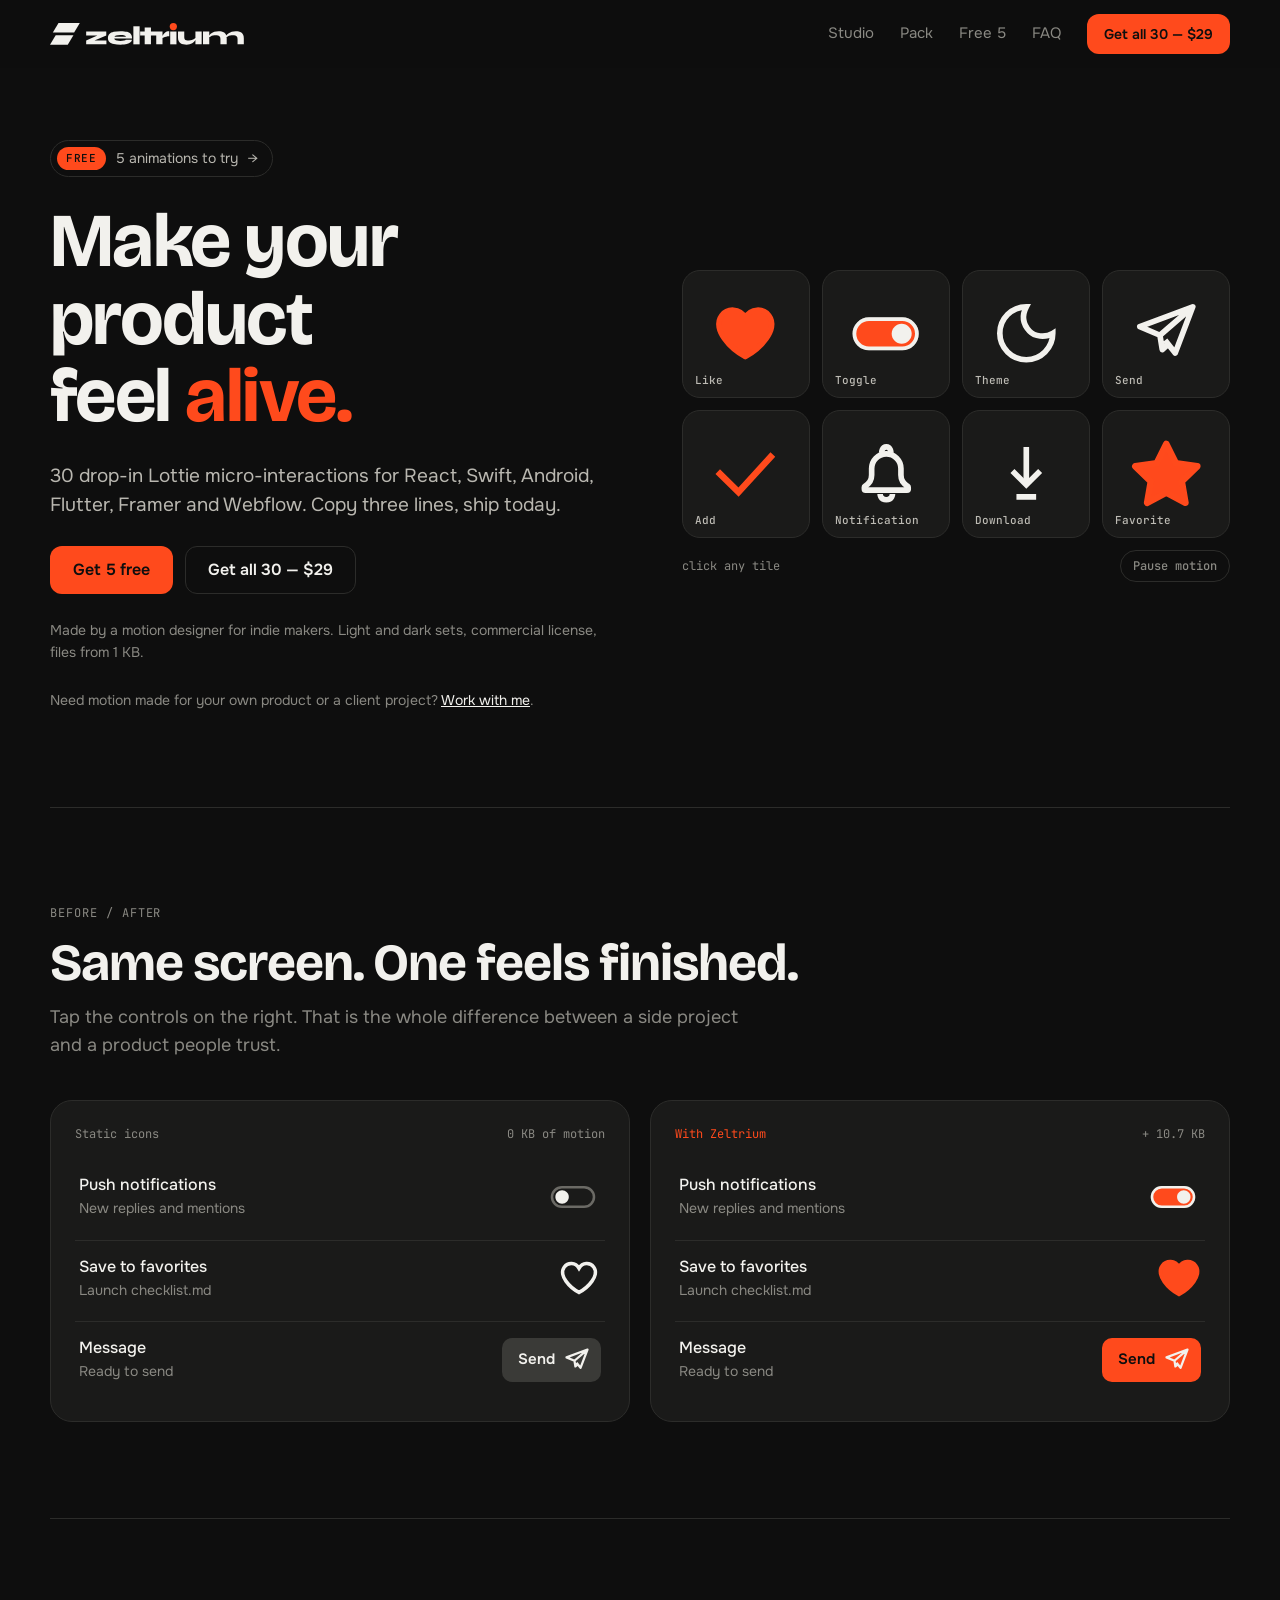
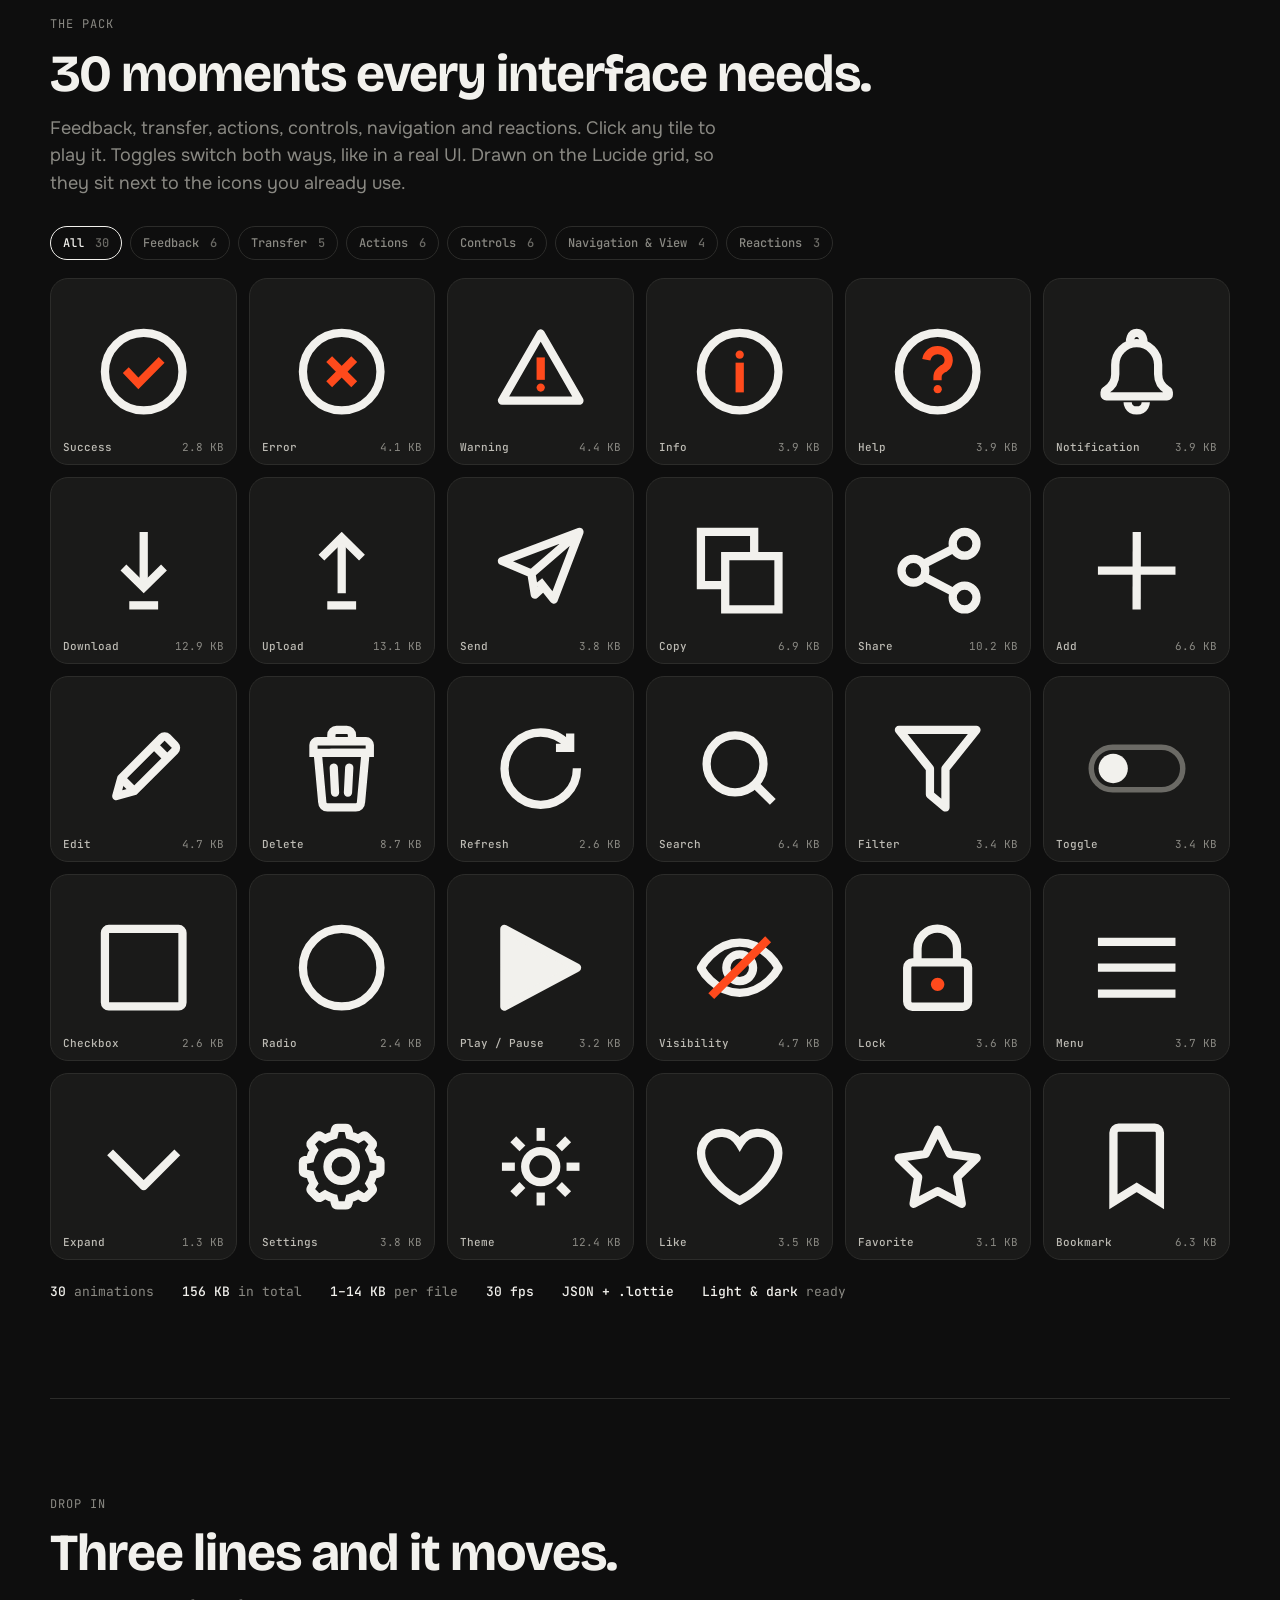
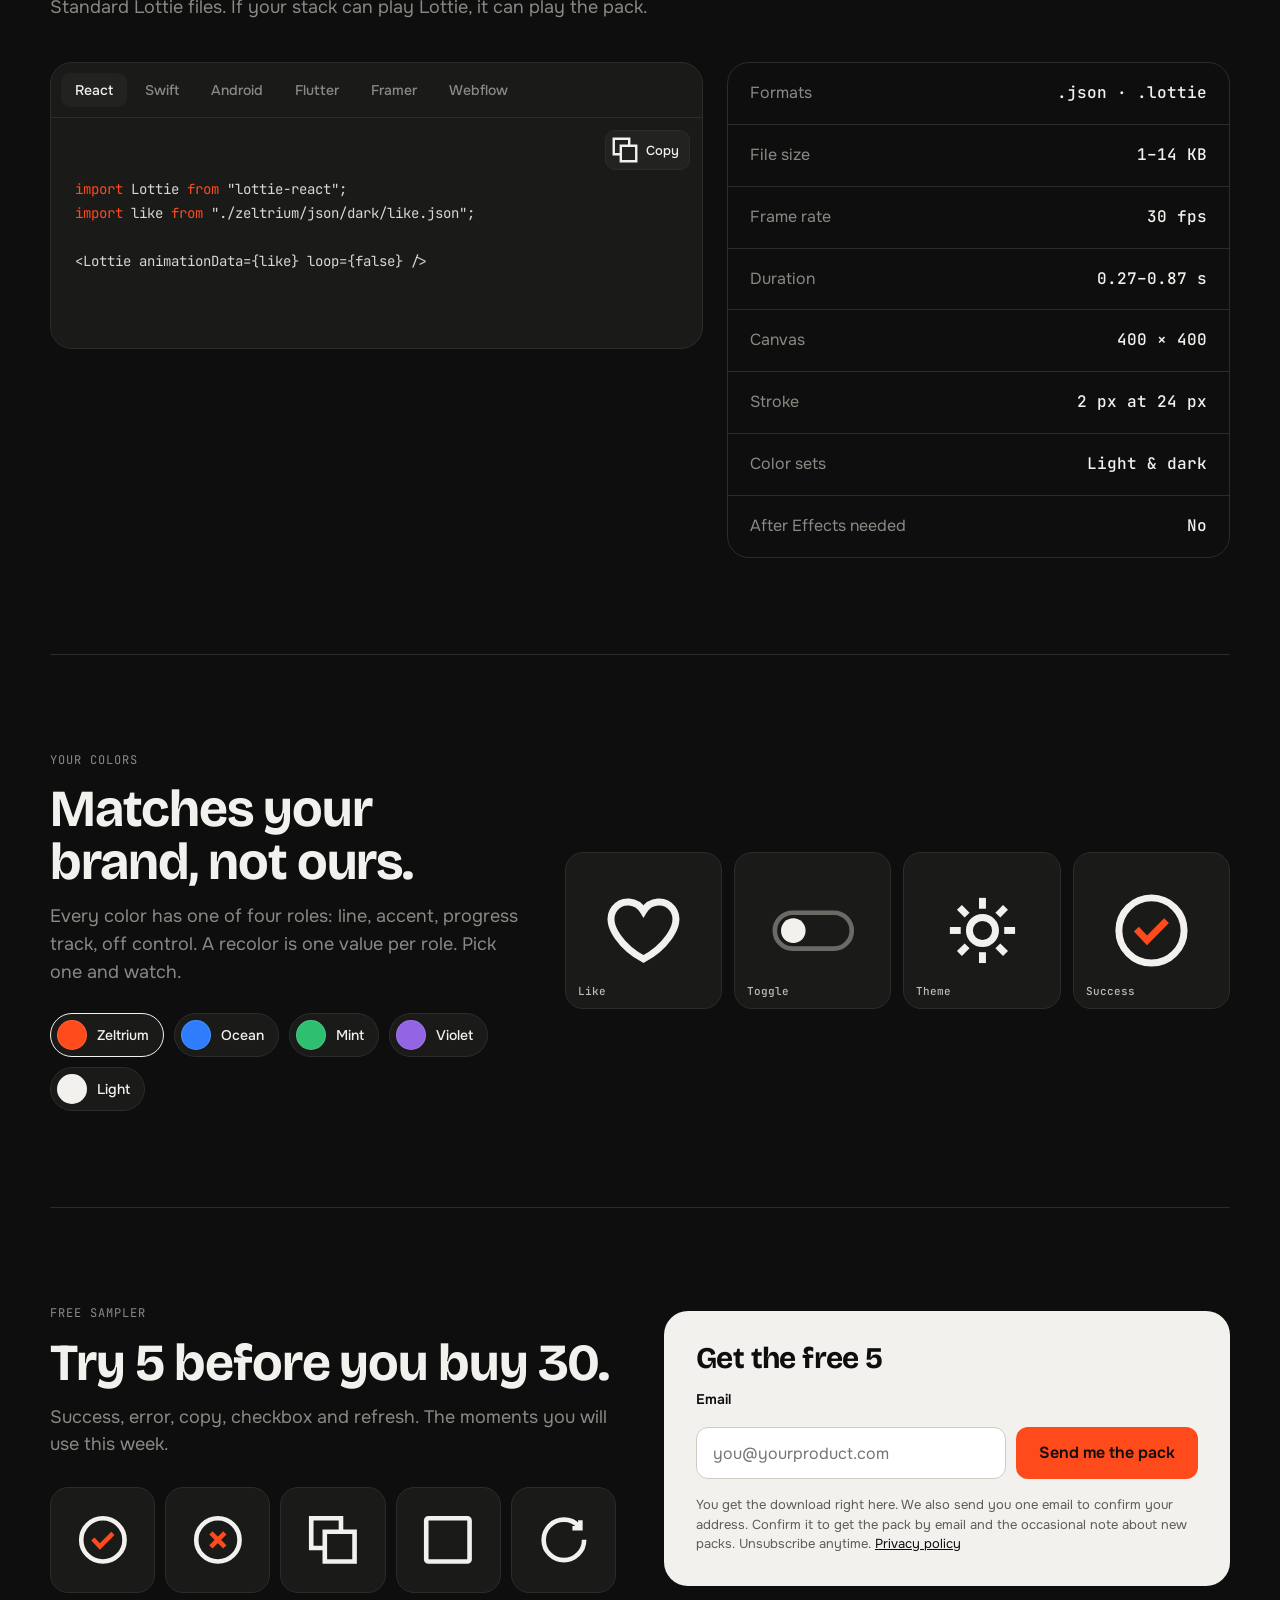
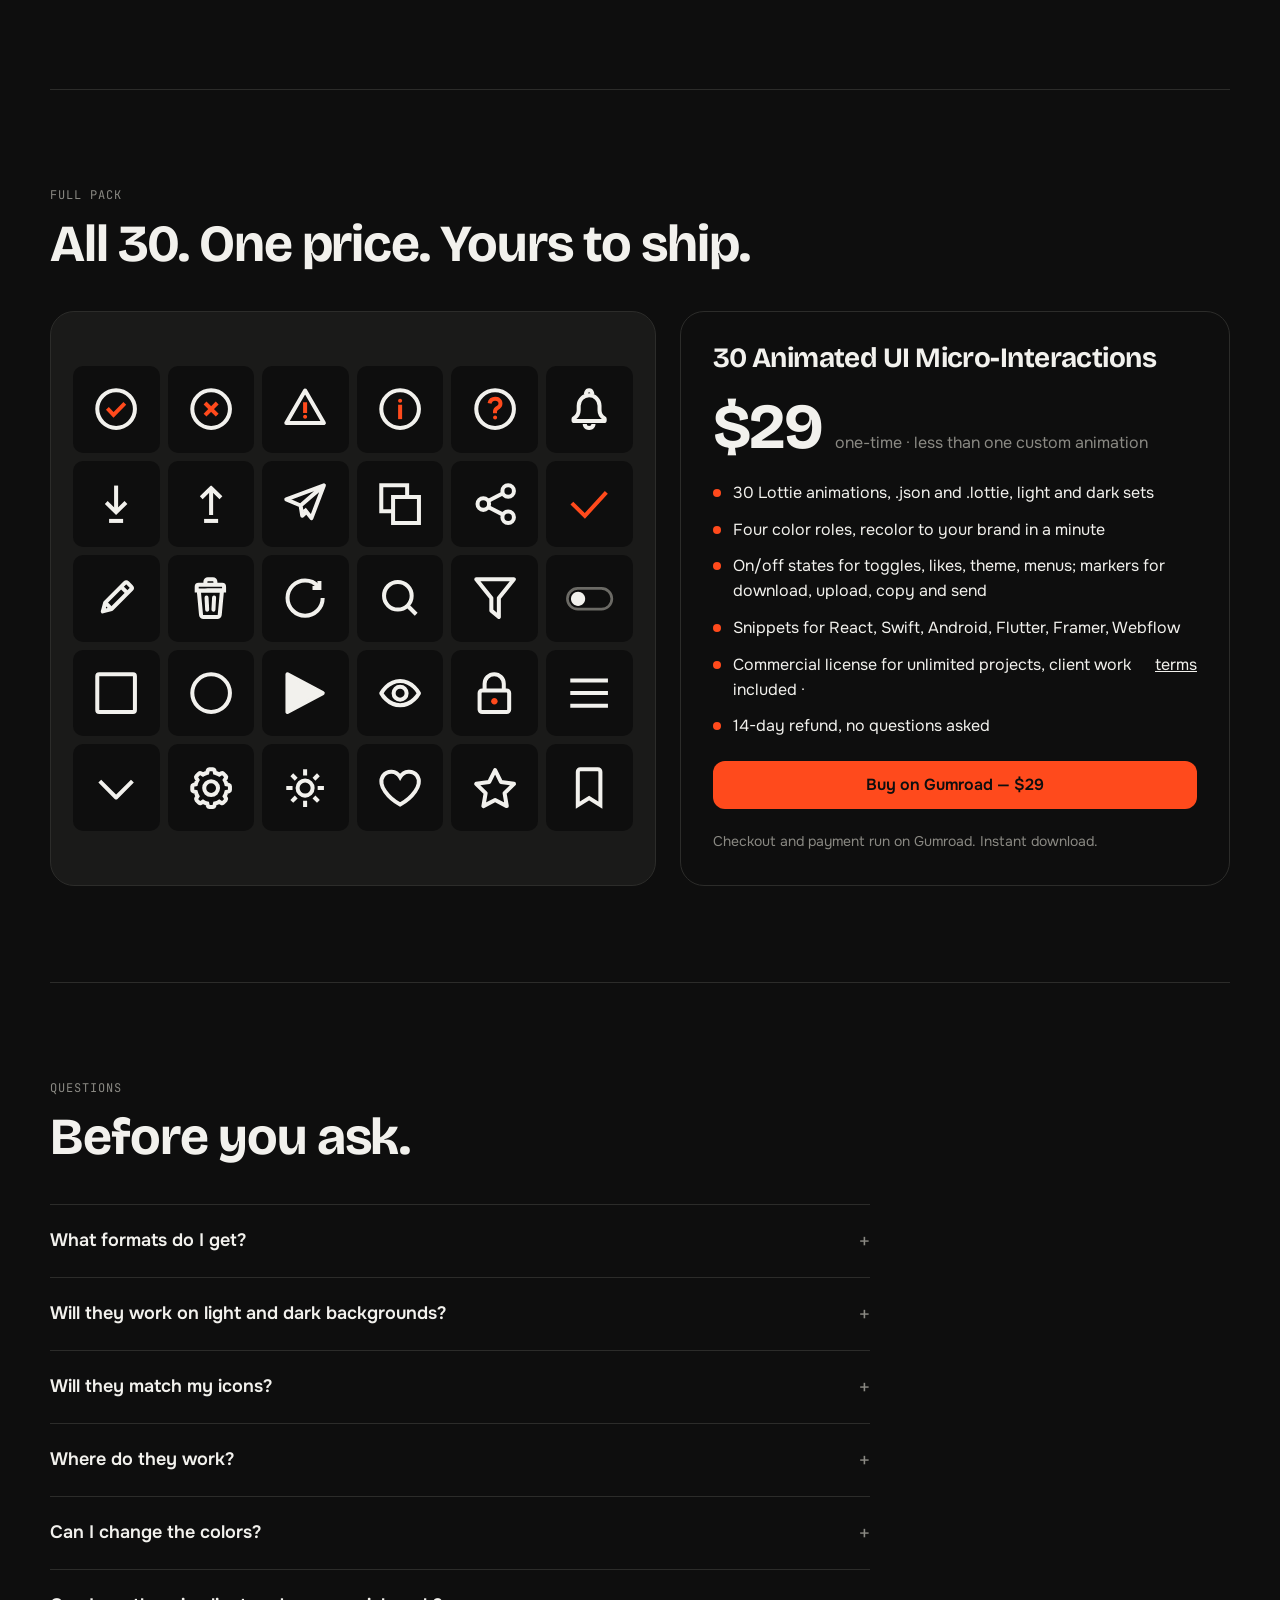
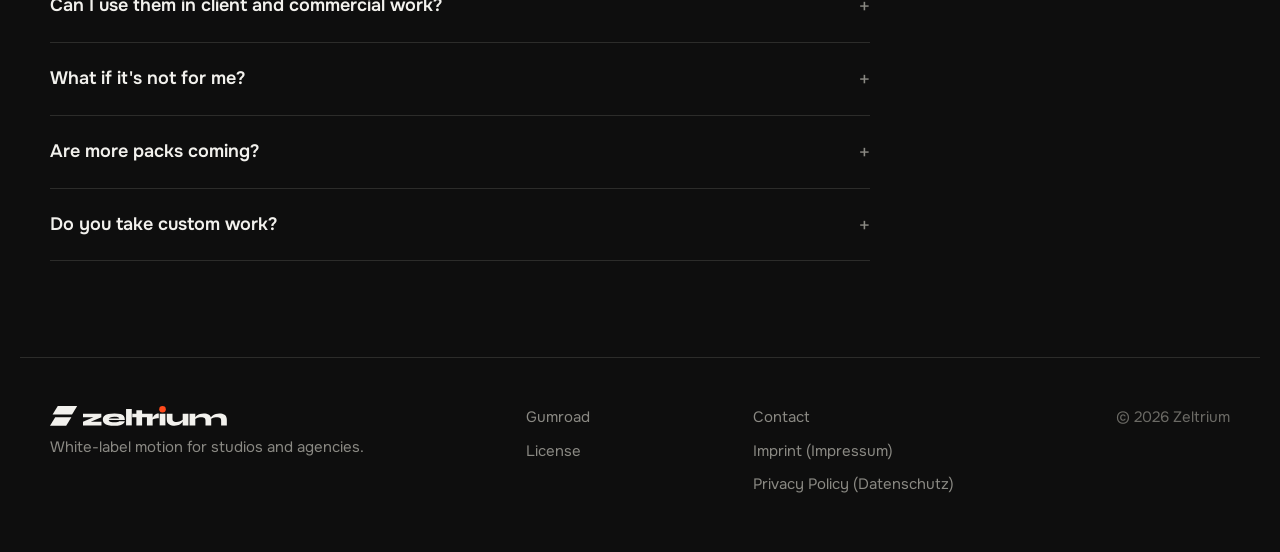
<file: packs.html>
<!doctype html>
<html lang="en">
<head>
<meta charset="UTF-8">
<meta name="viewport" content="width=device-width, initial-scale=1.0">
<title>Lottie packs — Zeltrium</title>
<meta name="description" content="30 drop-in Lottie micro-interactions for React, Swift, Android, Flutter, Framer and Webflow. Get 5 free or all 30 for $29.">
<meta name="theme-color" content="#0E0E0E">
<link rel="canonical" href="https://zeltrium.com/packs.html">

<link rel="icon" href="assets/icons/favicon.ico" sizes="32x32">
<link rel="icon" href="assets/icons/favicon.svg" type="image/svg+xml">
<link rel="apple-touch-icon" href="assets/icons/apple-touch-icon.png">

<meta property="og:type" content="website">
<meta property="og:site_name" content="Zeltrium">
<meta property="og:title" content="Lottie packs — Zeltrium">
<meta property="og:description" content="30 drop-in Lottie micro-interactions for indie products. 5 free, all 30 for $29.">
<meta property="og:image" content="https://zeltrium.com/assets/icons/og-packs.png">
<meta property="og:image:width" content="1200">
<meta property="og:image:height" content="630">
<meta property="og:url" content="https://zeltrium.com/packs.html">
<meta name="twitter:card" content="summary_large_image">
<meta name="twitter:title" content="Lottie packs — Zeltrium">
<meta name="twitter:description" content="30 drop-in Lottie micro-interactions for indie products. 5 free, all 30 for $29.">
<meta name="twitter:image" content="https://zeltrium.com/assets/icons/og-packs.png">

<link rel="preload" href="assets/fonts/bricolage-700.woff" as="font" type="font/woff" crossorigin>
<link rel="preload" href="assets/fonts/onest-var.woff" as="font" type="font/woff" crossorigin>
<link rel="stylesheet" href="styles.css">
</head>
<body>
<a class="skip" href="#main">Skip to content</a>

<header class="top">
  <div class="wrap">
    <a class="logo" href="./" aria-label="Zeltrium home"><img src="assets/brand/logo-full-inverse.svg" alt="Zeltrium" width="194" height="22"></a>
    <nav class="nav" aria-label="Main">
      <a href="./">Studio</a>
      <a class="hide-m" href="#pack">Pack</a>
      <a class="hide-m" href="#free">Free 5</a>
      <a class="hide-m" href="#faq">FAQ</a>
      <a class="btn btn-primary" href="https://zeltrium.gumroad.com/l/lottie-ui-micro-interactions" target="_blank" rel="noopener" data-goatcounter-click="gumroad-nav">Get all 30 — $29</a>
    </nav>
  </div>
</header>

<main class="wrap" id="main">
  <div class="hero" id="top">
    <div class="hero-copy">
      <a class="pill" href="#free"><b>Free</b> 5 animations to try <span aria-hidden="true">→</span></a>
      <h1>Make your product feel <em>alive.</em></h1>
      <p class="lead">30 drop-in Lottie micro-interactions for React, Swift, Android, Flutter, Framer and Webflow. Copy three lines, ship today.</p>
      <div class="cta">
        <a class="btn btn-primary" href="#free">Get 5 free</a>
        <a class="btn btn-ghost" href="#product">Get all 30 — $29</a>
      </div>
      <p class="trust">Made by a motion designer for indie makers. Light and dark sets, commercial license, files from 1 KB.</p>
      <p class="trust">Need motion made for your own product or a client project? <a href="./">Work with me</a>.</p>
    </div>
    <div class="hero-grid" id="hero-grid" aria-label="Animation previews"></div>
  </div>

  <section id="compare" aria-labelledby="compare-h">
    <div class="sec-head">
      <span class="eyebrow">Before / after</span>
      <h2 id="compare-h">Same screen. One feels finished.</h2>
      <p class="lead">Tap the controls on the right. That is the whole difference between a side project and a product people trust.</p>
    </div>
    <div class="ba">
      <div class="panel">
        <div class="tag"><span>Static icons</span><span>0 KB of motion</span></div>
        <div class="row"><div><div class="t">Push notifications</div><div class="s">New replies and mentions</div></div><span class="ctl wide"><span class="anim" data-static="toggle"></span></span></div>
        <div class="row"><div><div class="t">Save to favorites</div><div class="s">Launch checklist.md</div></div><span class="ctl"><span class="anim" data-static="like"></span></span></div>
        <div class="row"><div><div class="t">Message</div><div class="s">Ready to send</div></div><span class="send-btn static">Send <span class="anim" data-static="send"></span></span></div>
      </div>
      <div class="panel live">
        <div class="tag"><span>With Zeltrium</span><span>+ 10.7 KB</span></div>
        <div class="row"><div><div class="t">Push notifications</div><div class="s">New replies and mentions</div></div><button class="ctl wide" type="button" aria-label="Toggle notifications" data-live="toggle"><span class="anim"></span></button></div>
        <div class="row"><div><div class="t">Save to favorites</div><div class="s">Launch checklist.md</div></div><button class="ctl" type="button" aria-label="Like" data-live="like"><span class="anim"></span></button></div>
        <div class="row"><div><div class="t">Message</div><div class="s">Ready to send</div></div><button class="send-btn" type="button" data-live="send">Send <span class="anim"></span></button></div>
      </div>
    </div>
  </section>

  <section id="pack" aria-labelledby="pack-h">
    <div class="sec-head">
      <span class="eyebrow">The pack</span>
      <h2 id="pack-h">30 moments every interface needs.</h2>
      <p class="lead">Feedback, transfer, actions, controls, navigation and reactions. Click any tile to play it. Toggles switch both ways, like in a real UI. Drawn on the Lucide grid, so they sit next to the icons you already use.</p>
    </div>
    <div class="chips" id="cat-filter" role="group" aria-label="Filter by category"></div>
    <div class="pack-grid" id="pack-grid"></div>
    <div class="pack-meta"><span><b>30</b> animations</span><span><b>156 KB</b> in total</span><span><b>1–14 KB</b> per file</span><span><b>30 fps</b></span><span><b>JSON + .lottie</b></span><span><b>Light &amp; dark</b> ready</span></div>
  </section>

  <section id="code" aria-labelledby="code-h">
    <div class="sec-head">
      <span class="eyebrow">Drop in</span>
      <h2 id="code-h">Three lines and it moves.</h2>
      <p class="lead">Standard Lottie files. If your stack can play Lottie, it can play the pack.</p>
    </div>
    <div class="code-wrap">
      <div class="code-card">
        <div class="tabs" role="tablist" aria-label="Platform" id="tabs"></div>
        <div class="code-body">
          <button class="copy" type="button" id="copy-btn"><span class="anim" id="copy-anim"></span><span id="copy-label">Copy</span></button>
          <pre id="code-pre" tabindex="0"></pre>
        </div>
      </div>
      <div class="facts">
        <div class="fact"><span>Formats</span><b>.json · .lottie</b></div>
        <div class="fact"><span>File size</span><b>1–14 KB</b></div>
        <div class="fact"><span>Frame rate</span><b>30 fps</b></div>
        <div class="fact"><span>Duration</span><b>0.27–0.87 s</b></div>
        <div class="fact"><span>Canvas</span><b>400 × 400</b></div>
        <div class="fact"><span>Stroke</span><b>2 px at 24 px</b></div>
        <div class="fact"><span>Color sets</span><b>Light &amp; dark</b></div>
        <div class="fact"><span>After Effects needed</span><b>No</b></div>
      </div>
    </div>
  </section>

  <section id="recolor" aria-labelledby="recolor-h">
    <div class="recolor">
      <div>
        <div class="sec-head" style="margin-bottom:0">
          <span class="eyebrow">Your colors</span>
          <h2 id="recolor-h">Matches your brand, not ours.</h2>
          <p class="lead">Every color has one of four roles: line, accent, progress track, off control. A recolor is one value per role. Pick one and watch.</p>
        </div>
        <div class="swatches" id="swatches"></div>
      </div>
      <div class="rc-grid" id="rc-grid"></div>
    </div>
  </section>

  <section id="free" aria-labelledby="free-h">
    <div class="free">
      <div>
        <div class="sec-head" style="margin-bottom:0">
          <span class="eyebrow">Free sampler</span>
          <h2 id="free-h">Try 5 before you buy 30.</h2>
          <p class="lead">Success, error, copy, checkbox and refresh. The moments you will use this week.</p>
        </div>
        <div class="free-row" id="free-row"></div>
      </div>
      <div class="form-card">
        <form id="free-form" action="https://assets.mailerlite.com/jsonp/2681403/forms/200318522151143170/subscribe" method="post" novalidate>
          <div class="form-stack">
            <h3>Get the free 5</h3>
            <label for="free-email">Email</label>
            <div class="field">
              <input id="free-email" name="fields[email]" type="email" autocomplete="email" placeholder="you@yourproduct.com" aria-describedby="free-email-err" required>
              <button class="btn btn-primary" type="submit" id="free-submit">Send me the pack</button>
            </div>
            <div class="hp" aria-hidden="true"><label for="website">Leave this empty</label><input id="website" name="website" type="text" tabindex="-1" autocomplete="off"></div>
            <input type="hidden" name="ml-submit" value="1">
            <input type="hidden" name="anticsrf" value="true">
            <p class="err" id="free-email-err" role="alert" hidden>Enter an email like you@domain.com.</p>
            <p class="fine">You get the download right here. We also send you one email to confirm your address. Confirm it to get the pack by email and the occasional note about new packs. Unsubscribe anytime. <a href="privacy.html#newsletter">Privacy policy</a></p>
          </div>
        </form>
        <div class="sent" id="free-sent" hidden>
          <span class="anim" id="free-sent-anim"></span>
          <h3>Your pack is ready.</h3>
          <a class="btn btn-primary" href="downloads/zeltrium-free-5.zip" download data-goatcounter-click="download-free-5">Download the free 5 (.zip, 25 KB)</a>
          <p>One more thing: we sent a confirmation email to <b id="free-sent-to"></b>. Click the button in it to get new packs first. Nothing there? Look in Spam or Promotions.</p>
          <button class="btn btn-ghost" type="button" id="free-reset">Use another email</button>
        </div>
      </div>
    </div>
  </section>

  <section id="product" aria-labelledby="product-h">
    <div class="sec-head">
      <span class="eyebrow">Full pack</span>
      <h2 id="product-h">All 30. One price. Yours to ship.</h2>
    </div>
    <div class="product">
      <div class="prod-visual" id="prod-visual" aria-hidden="true"></div>
      <div class="prod-card">
        <h3 style="font-size:28px">30 Animated UI Micro-Interactions</h3>
        <div class="price"><b>$29</b><span>one-time · less than one custom animation</span></div>
        <ul class="incl">
          <li>30 Lottie animations, .json and .lottie, light and dark sets</li>
          <li>Four color roles, recolor to your brand in a minute</li>
          <li>On/off states for toggles, likes, theme, menus; markers for download, upload, copy and send</li>
          <li>Snippets for React, Swift, Android, Flutter, Framer, Webflow</li>
          <li>Commercial license for unlimited projects, client work included · <a href="license.html">terms</a></li>
          <li>14-day refund, no questions asked</li>
        </ul>
        <a class="btn btn-primary" href="https://zeltrium.gumroad.com/l/lottie-ui-micro-interactions" target="_blank" rel="noopener" data-goatcounter-click="gumroad-buy">Buy on Gumroad — $29</a>
        <p class="trust">Checkout and payment run on Gumroad. Instant download.</p>
      </div>
    </div>
  </section>

  <section id="faq" aria-labelledby="faq-h">
    <div class="sec-head"><span class="eyebrow">Questions</span><h2 id="faq-h">Before you ask.</h2></div>
    <div class="faq">
      <details><summary>What formats do I get?</summary><p>Every animation comes as a Lottie .json file and as .lottie, the compressed format, in two color sets: dark (light lines for dark UIs) and light (dark lines for light UIs). Same animation, pick what your player and your background prefer. Files are 1–14 KB, durations 0.27–0.87 s.</p></details>
      <details><summary>Will they work on light and dark backgrounds?</summary><p>Yes. Both sets ship in the pack, and the accent stays the same in both. If your app switches themes, load the matching file.</p></details>
      <details><summary>Will they match my icons?</summary><p>They are drawn on the Lucide grid with a 2 px stroke at 24 px, so they sit next to Lucide, Heroicons or Tabler without looking borrowed. Built for 16–48 px.</p></details>
      <details><summary>Where do they work?</summary><p>Anywhere Lottie plays: the web (lottie-web, dotLottie), React and React Native, iOS, Android, Flutter, Framer and Webflow.</p></details>
      <details><summary>Can I change the colors?</summary><p>Yes. Every color is flat and has one of four roles: line, accent, progress track and off control. Swap one value per role in a Lottie editor, in After Effects, or in code.</p></details>
      <details><summary>Can I use them in client and commercial work?</summary><p>Yes. Use them in unlimited personal, commercial and client projects, no attribution needed. You can't resell or redistribute the files themselves. <a href="license.html">Read the license</a>.</p></details>
      <details><summary>What if it's not for me?</summary><p>Email <a href="mailto:hello@zeltrium.com">hello@zeltrium.com</a> within 14 days of purchase and you get a full refund. No questions asked.</p></details>
      <details><summary>Are more packs coming?</summary><p>Yes. UI States is next: loading, success, error, empty and offline screens. <a href="#free">Get the free 5</a> and you'll hear about new packs first.</p></details>
      <details><summary>Do you take custom work?</summary><p>Yes. Product animation, promo videos and social content, white-label for studios and agencies. <a href="./">See how I work</a> or email <a href="mailto:hello@zeltrium.com">hello@zeltrium.com</a>.</p></details>
    </div>
  </section>
</main>

<footer>
  <div class="wrap">
    <div class="foot">
      <div class="foot-col">
        <a class="logo" href="./" aria-label="Zeltrium home"><img src="assets/brand/logo-full-inverse.svg" alt="Zeltrium" width="176" height="20"></a>
        <span class="dim">White-label motion for studios and agencies.</span>
      </div>
      <div class="foot-col">
        <a href="https://zeltrium.gumroad.com/l/lottie-ui-micro-interactions" target="_blank" rel="noopener">Gumroad</a>
        <a href="license.html">License</a>
      </div>
      <div class="foot-col">
        <a href="contact.html">Contact</a>
        <a href="imprint.html">Imprint (Impressum)</a>
        <a href="privacy.html">Privacy Policy (Datenschutz)</a>
      </div>
      <div class="foot-col">
        <span class="dimmer">© <span class="year">2026</span> Zeltrium</span>
      </div>
    </div>
  </div>
</footer>

<script src="assets/js/lottie_light.min.js"></script>
<script src="script.js"></script>
<script>window.goatcounter=window.goatcounter||{};goatcounter.path=function(p){return p.replace(/\?.*$/,"")}</script>
<script data-goatcounter="https://zeltrium.goatcounter.com/count" async src="assets/js/goatcounter-count.js"></script>
</body>
</html>
</file>
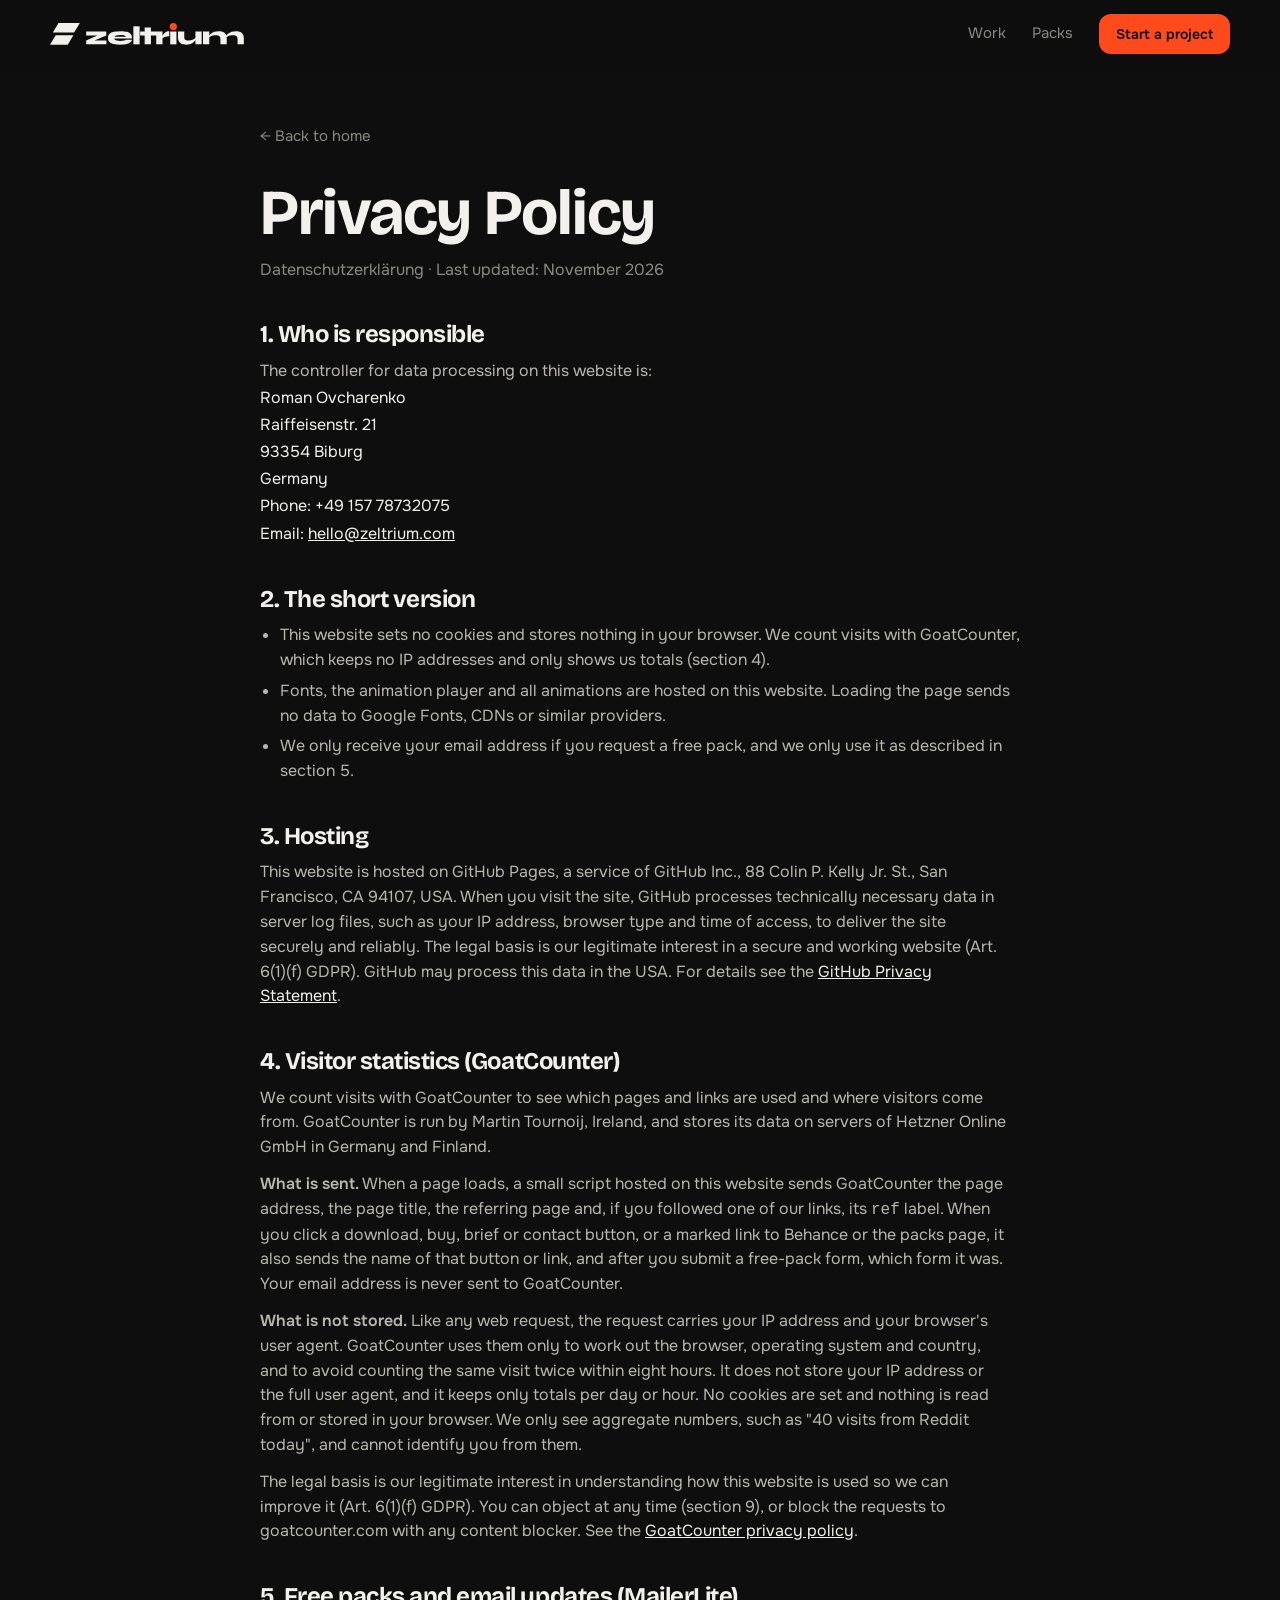
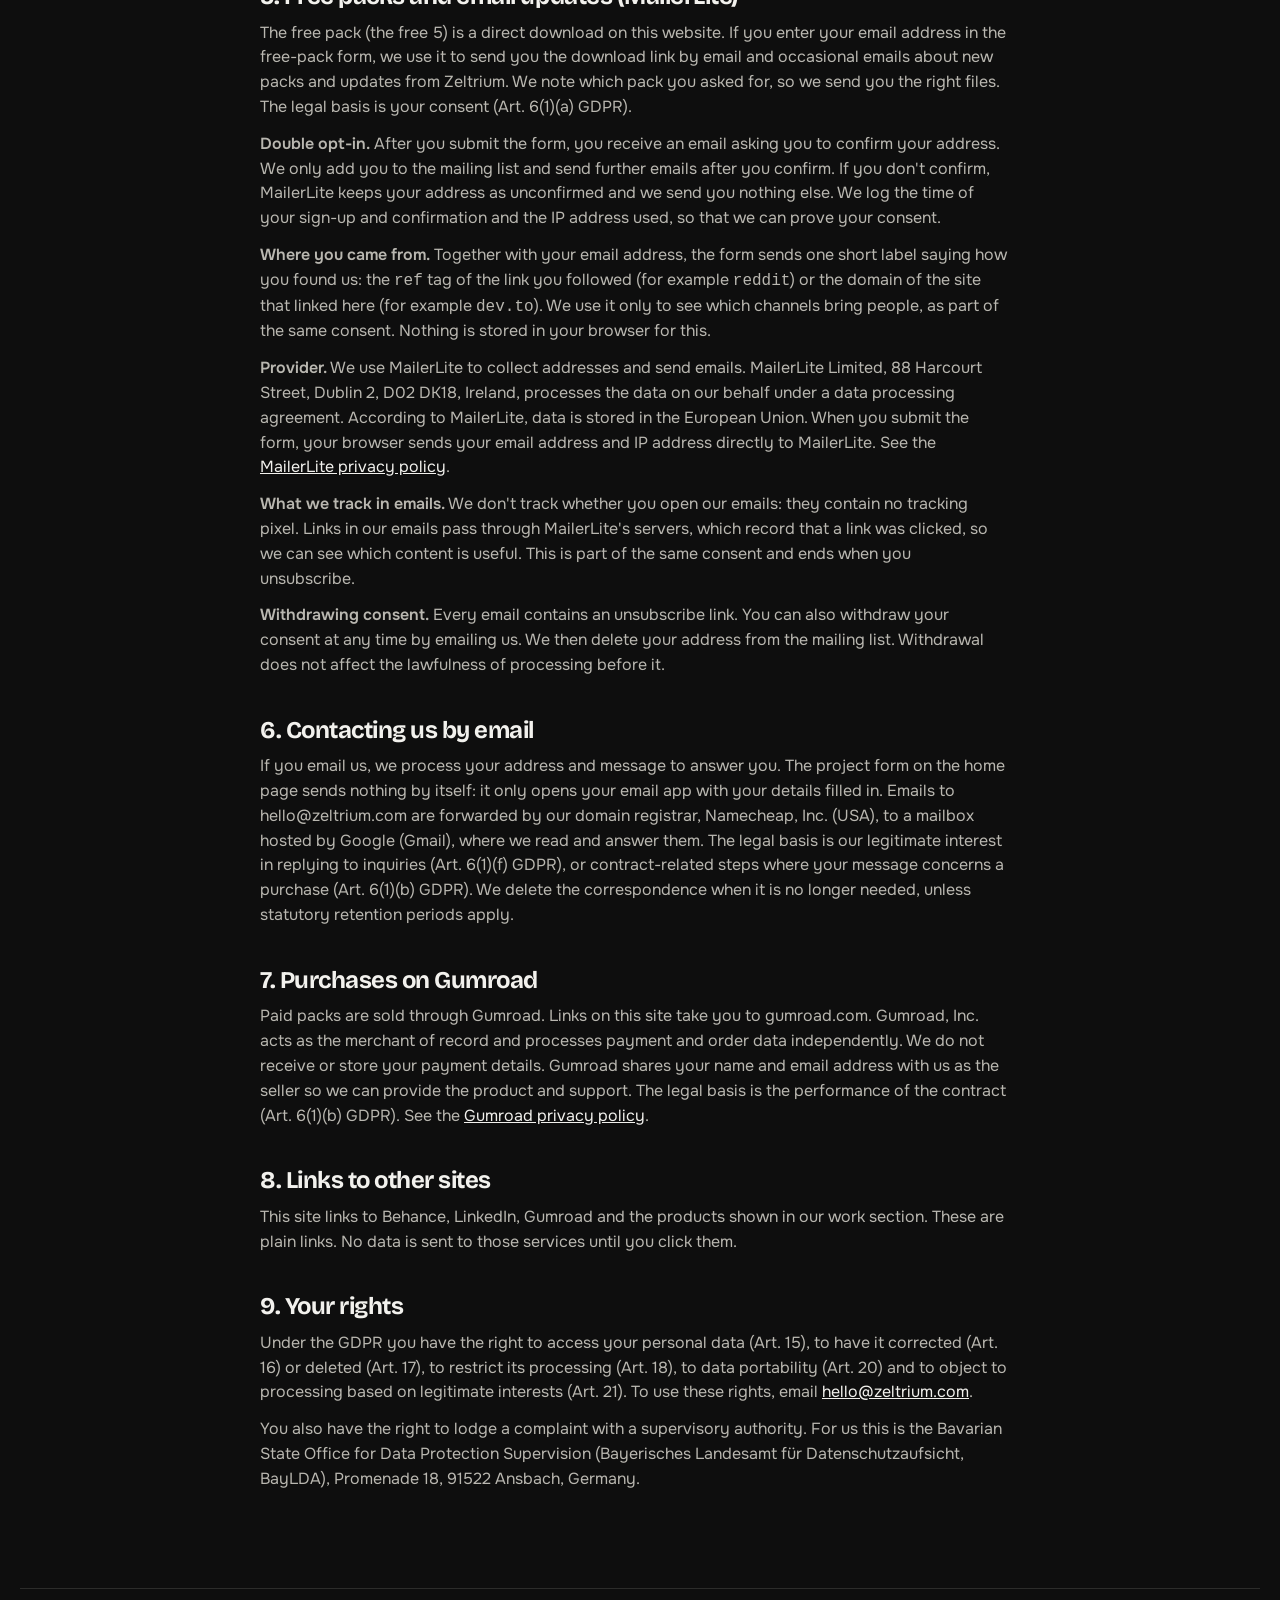
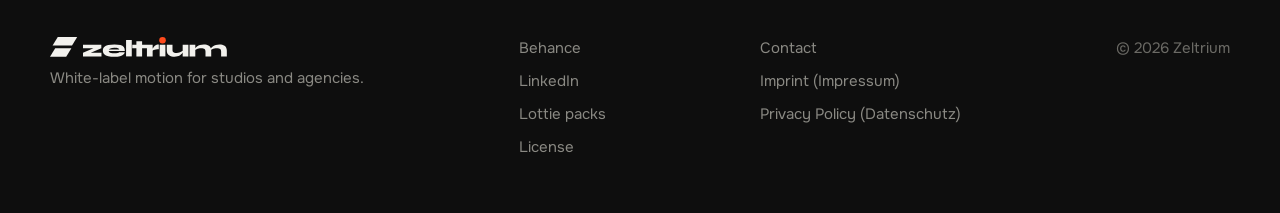
<file: privacy.html>
<!doctype html>
<html lang="en">
<head>
<meta charset="UTF-8">
<meta name="viewport" content="width=device-width, initial-scale=1.0">
<title>Privacy Policy (Datenschutz) — Zeltrium</title>
<meta name="description" content="How zeltrium.com handles personal data.">
<meta name="theme-color" content="#0E0E0E">

<link rel="icon" href="assets/icons/favicon.ico" sizes="32x32">
<link rel="icon" href="assets/icons/favicon.svg" type="image/svg+xml">
<link rel="apple-touch-icon" href="assets/icons/apple-touch-icon.png">
<link rel="stylesheet" href="styles.css">
</head>
<body>
<a class="skip" href="#main">Skip to content</a>
<header class="top">
  <div class="wrap">
    <a class="logo" href="index.html" aria-label="Zeltrium home"><img src="assets/brand/logo-full-inverse.svg" alt="Zeltrium" width="194" height="22"></a>
    <nav class="nav" aria-label="Main">
      <a class="hide-m" href="index.html#work">Work</a>
      <a class="hide-m" href="packs.html">Packs</a>
      <a class="btn btn-primary" href="index.html#contact">Start a project</a>
    </nav>
  </div>
</header>
<main class="wrap legal" id="main">
  <a class="back" href="index.html">← Back to home</a>
  <h1>Privacy Policy</h1>
  <p class="sub">Datenschutzerklärung · Last updated: <span>November 2026</span></p>

  <h2>1. Who is responsible</h2>
  <p>The controller for data processing on this website is:</p>
  <address>Roman Ovcharenko<br>Raiffeisenstr. 21<br>93354 Biburg<br>Germany<br>Phone: +49 157 78732075<br>Email: <a href="mailto:hello@zeltrium.com">hello@zeltrium.com</a></address>

  <h2>2. The short version</h2>
  <ul>
    <li>This website sets no cookies and stores nothing in your browser. We count visits with GoatCounter, which keeps no IP addresses and only shows us totals (section 4).</li>
    <li>Fonts, the animation player and all animations are hosted on this website. Loading the page sends no data to Google Fonts, CDNs or similar providers.</li>
    <li>We only receive your email address if you request a free pack, and we only use it as described in section 5.</li>
  </ul>

  <h2>3. Hosting</h2>
  <p>This website is hosted on GitHub Pages, a service of GitHub Inc., 88 Colin P. Kelly Jr. St., San Francisco, CA 94107, USA. When you visit the site, GitHub processes technically necessary data in server log files, such as your IP address, browser type and time of access, to deliver the site securely and reliably. The legal basis is our legitimate interest in a secure and working website (Art. 6(1)(f) GDPR). GitHub may process this data in the USA. For details see the <a href="https://docs.github.com/en/site-policy/privacy-policies/github-general-privacy-statement" target="_blank" rel="noopener">GitHub Privacy Statement</a>.</p>

  <h2 id="analytics">4. Visitor statistics (GoatCounter)</h2>
  <p>We count visits with GoatCounter to see which pages and links are used and where visitors come from. GoatCounter is run by Martin Tournoij, Ireland, and stores its data on servers of Hetzner Online GmbH in Germany and Finland.</p>
  <p><strong>What is sent.</strong> When a page loads, a small script hosted on this website sends GoatCounter the page address, the page title, the referring page and, if you followed one of our links, its <code>ref</code> label. When you click a download, buy, brief or contact button, or a marked link to Behance or the packs page, it also sends the name of that button or link, and after you submit a free-pack form, which form it was. Your email address is never sent to GoatCounter.</p>
  <p><strong>What is not stored.</strong> Like any web request, the request carries your IP address and your browser's user agent. GoatCounter uses them only to work out the browser, operating system and country, and to avoid counting the same visit twice within eight hours. It does not store your IP address or the full user agent, and it keeps only totals per day or hour. No cookies are set and nothing is read from or stored in your browser. We only see aggregate numbers, such as "40 visits from Reddit today", and cannot identify you from them.</p>
  <p>The legal basis is our legitimate interest in understanding how this website is used so we can improve it (Art. 6(1)(f) GDPR). You can object at any time (section 9), or block the requests to goatcounter.com with any content blocker. See the <a href="https://www.goatcounter.com/help/privacy" target="_blank" rel="noopener">GoatCounter privacy policy</a>.</p>

  <h2 id="newsletter">5. Free packs and email updates (MailerLite)</h2>
  <p>The free pack (the free 5) is a direct download on this website. If you enter your email address in the free-pack form, we use it to send you the download link by email and occasional emails about new packs and updates from Zeltrium. We note which pack you asked for, so we send you the right files. The legal basis is your consent (Art. 6(1)(a) GDPR).</p>
  <p><strong>Double opt-in.</strong> After you submit the form, you receive an email asking you to confirm your address. We only add you to the mailing list and send further emails after you confirm. If you don't confirm, MailerLite keeps your address as unconfirmed and we send you nothing else. We log the time of your sign-up and confirmation and the IP address used, so that we can prove your consent.</p>
  <p><strong>Where you came from.</strong> Together with your email address, the form sends one short label saying how you found us: the <code>ref</code> tag of the link you followed (for example <code>reddit</code>) or the domain of the site that linked here (for example <code>dev.to</code>). We use it only to see which channels bring people, as part of the same consent. Nothing is stored in your browser for this.</p>
  <p><strong>Provider.</strong> We use MailerLite to collect addresses and send emails. MailerLite Limited, 88 Harcourt Street, Dublin 2, D02 DK18, Ireland, processes the data on our behalf under a data processing agreement. According to MailerLite, data is stored in the European Union. When you submit the form, your browser sends your email address and IP address directly to MailerLite. See the <a href="https://www.mailerlite.com/legal/privacy-policy" target="_blank" rel="noopener">MailerLite privacy policy</a>.</p>
  <p><strong>What we track in emails.</strong> We don't track whether you open our emails: they contain no tracking pixel. Links in our emails pass through MailerLite's servers, which record that a link was clicked, so we can see which content is useful. This is part of the same consent and ends when you unsubscribe.</p>
  <p><strong>Withdrawing consent.</strong> Every email contains an unsubscribe link. You can also withdraw your consent at any time by emailing us. We then delete your address from the mailing list. Withdrawal does not affect the lawfulness of processing before it.</p>

  <h2>6. Contacting us by email</h2>
  <p>If you email us, we process your address and message to answer you. The project form on the home page sends nothing by itself: it only opens your email app with your details filled in. Emails to hello@zeltrium.com are forwarded by our domain registrar, Namecheap, Inc. (USA), to a mailbox hosted by Google (Gmail), where we read and answer them. The legal basis is our legitimate interest in replying to inquiries (Art. 6(1)(f) GDPR), or contract-related steps where your message concerns a purchase (Art. 6(1)(b) GDPR). We delete the correspondence when it is no longer needed, unless statutory retention periods apply.</p>

  <h2>7. Purchases on Gumroad</h2>
  <p>Paid packs are sold through Gumroad. Links on this site take you to gumroad.com. Gumroad, Inc. acts as the merchant of record and processes payment and order data independently. We do not receive or store your payment details. Gumroad shares your name and email address with us as the seller so we can provide the product and support. The legal basis is the performance of the contract (Art. 6(1)(b) GDPR). See the <a href="https://gumroad.com/privacy" target="_blank" rel="noopener">Gumroad privacy policy</a>.</p>

  <h2>8. Links to other sites</h2>
  <p>This site links to Behance, LinkedIn, Gumroad and the products shown in our work section. These are plain links. No data is sent to those services until you click them.</p>

  <h2 id="rights">9. Your rights</h2>
  <p>Under the GDPR you have the right to access your personal data (Art. 15), to have it corrected (Art. 16) or deleted (Art. 17), to restrict its processing (Art. 18), to data portability (Art. 20) and to object to processing based on legitimate interests (Art. 21). To use these rights, email <a href="mailto:hello@zeltrium.com">hello@zeltrium.com</a>.</p>
  <p>You also have the right to lodge a complaint with a supervisory authority. For us this is the Bavarian State Office for Data Protection Supervision (Bayerisches Landesamt für Datenschutzaufsicht, BayLDA), Promenade 18, 91522 Ansbach, Germany.</p>

</main>
<footer>
  <div class="wrap">
    <div class="foot">
      <div class="foot-col">
        <a class="logo" href="index.html" aria-label="Zeltrium home"><img src="assets/brand/logo-full-inverse.svg" alt="Zeltrium" width="176" height="20"></a>
        <span class="dim">White-label motion for studios and agencies.</span>
      </div>
      <div class="foot-col">
        <a href="https://www.behance.net/romanherenow" target="_blank" rel="noopener">Behance</a>
        <a href="https://www.linkedin.com/in/romanherenow/" target="_blank" rel="noopener">LinkedIn</a>
        <a href="packs.html">Lottie packs</a>
        <a href="license.html">License</a>
      </div>
      <div class="foot-col">
        <a href="contact.html">Contact</a>
        <a href="imprint.html">Imprint (Impressum)</a>
        <a href="privacy.html">Privacy Policy (Datenschutz)</a>
      </div>
      <div class="foot-col"><span class="dimmer">© <span class="year">2026</span> Zeltrium</span></div>
    </div>
  </div>
</footer>
<script>document.querySelectorAll('.year').forEach(function(el){el.textContent=new Date().getFullYear()});</script>
<script>window.goatcounter=window.goatcounter||{};goatcounter.path=function(p){return p.replace(/\?.*$/,"")}</script>
<script data-goatcounter="https://zeltrium.goatcounter.com/count" async src="assets/js/goatcounter-count.js"></script>
</body>
</html>
</file>
<file: styles.css>
/* Zeltrium — site styles
   Dark single theme. One accent (Signal #FF4A1C), warm neutrals.
   All fonts are self-hosted (SIL OFL, see assets/fonts). No third-party requests. */

@font-face{font-family:'Bricolage Grotesque';src:url('assets/fonts/bricolage-700.woff') format('woff');font-weight:700;font-style:normal;font-display:swap}
@font-face{font-family:'Onest';src:url('assets/fonts/onest-var.woff') format('woff');font-weight:400 600;font-style:normal;font-display:swap}
@font-face{font-family:'JetBrains Mono';src:url('assets/fonts/jetbrains-mono-400.woff') format('woff');font-weight:400;font-style:normal;font-display:swap}
@font-face{font-family:'JetBrains Mono';src:url('assets/fonts/jetbrains-mono-500.woff') format('woff');font-weight:500;font-style:normal;font-display:swap}

:root{
  --night:#0E0E0E; --surface:#1A1A19; --surface-2:#222220; --line:#2C2C2A;
  --paper:#F2F1ED; --muted:#8A8983; --soft:#B9B7B0; --signal:#FF4A1C; --signal-hover:#FF6A42; --error:#E5484D;
  --display:'Bricolage Grotesque','Arial Black',system-ui,sans-serif;
  --body:'Onest',system-ui,-apple-system,'Segoe UI',sans-serif;
  --mono:'JetBrains Mono',ui-monospace,'SF Mono',Menlo,monospace;
  --r-tile:18px; --r-ctl:12px;
  color-scheme:dark;
}
*{box-sizing:border-box}
html{scroll-behavior:smooth}
@media (prefers-reduced-motion:reduce){html{scroll-behavior:auto}}
html,body{background:var(--night);color:var(--paper)}
body{margin:0;font-family:var(--body);font-size:16px;line-height:1.55;padding-inline:20px;padding-block:0;-webkit-font-smoothing:antialiased}
a{color:inherit}
img{max-width:100%}
.wrap{max-width:1180px;margin-inline:auto}
h1,h2,h3{font-family:var(--display);font-weight:700;letter-spacing:-0.02em;line-height:1.02;margin:0;text-wrap:balance}
h2{font-size:clamp(32px,4.4vw,52px)}
p{margin:0}
[hidden]{display:none!important}
.lead{color:var(--muted);font-size:18px;max-width:58ch}
.eyebrow{font-family:var(--mono);font-size:12px;letter-spacing:.08em;text-transform:uppercase;color:var(--muted)}
.btn{display:inline-flex;align-items:center;justify-content:center;gap:10px;min-height:48px;padding:0 22px;border-radius:var(--r-ctl);font:600 16px/1 var(--body);text-decoration:none;border:1px solid transparent;cursor:pointer;transition:background .15s,border-color .15s,color .15s}
.btn-primary{background:var(--signal);color:var(--night)}
.btn-primary:hover{background:var(--signal-hover)}
.btn-ghost{border-color:var(--line);color:var(--paper);background:transparent}
.btn-ghost:hover{border-color:var(--muted)}
:focus-visible{outline:2px solid var(--signal);outline-offset:3px}
section{padding-block:96px;border-top:1px solid var(--line)}
.sec-head{display:flex;flex-direction:column;gap:14px;margin-bottom:40px}
.skip{position:absolute;left:-9999px;top:0}
.skip:focus{left:16px;top:12px;z-index:20;background:var(--paper);color:var(--night);padding:8px 12px;border-radius:8px}

/* header */
.top{position:sticky;top:0;z-index:10;background:rgba(14,14,14,.88);backdrop-filter:blur(10px);-webkit-backdrop-filter:blur(10px);margin-inline:-20px;padding-inline:20px}
.top .wrap{display:flex;align-items:center;justify-content:space-between;gap:16px;height:68px}
.logo{display:flex;align-items:center;text-decoration:none}
.logo img{height:22px;width:auto;display:block}
.nav{display:flex;align-items:center;gap:26px;font-size:15px;color:var(--muted)}
.nav a{text-decoration:none}
.nav a:hover{color:var(--paper)}
.nav .btn{min-height:40px;padding:0 16px;font-size:14px;color:var(--night)}
@media (max-width:1000px){.nav .hide-m{display:none}}
.nav a{white-space:nowrap}
@media (max-width:420px){.logo img{height:18px}.nav .btn{padding:0 12px}}

/* animation tiles */
.anim{display:block;transition:opacity .4s ease,transform .4s cubic-bezier(.2,.8,.2,1)}
.anim.hide{opacity:0;transform:scale(.88);transition:none}
.anim.out{opacity:0;transition:opacity .18s ease}
.tile{position:relative;background:var(--surface);border:1px solid var(--line);border-radius:var(--r-tile);aspect-ratio:1;max-width:100%;display:flex;align-items:center;justify-content:center;cursor:pointer;transition:border-color .15s,background .15s;padding:0;color:inherit}
.tile:hover{border-color:#3d3d3a;background:var(--surface-2)}
.tile .cap{position:absolute;left:12px;right:12px;bottom:10px;display:flex;justify-content:space-between;font-family:var(--mono);font-size:11px;color:var(--muted);pointer-events:none;gap:6px}
.tile .cap b{font-weight:500;color:#bdbbb4;white-space:nowrap;overflow:hidden;text-overflow:ellipsis}

/* hero */
.hero{display:grid;grid-template-columns:minmax(0,1.05fr) minmax(0,1fr);gap:56px;align-items:center;padding-block:72px 96px}
.hero h1{font-size:clamp(44px,6vw,76px)}
.hero h1 em{font-style:normal;color:var(--signal)}
.hero-copy{display:flex;flex-direction:column;gap:26px;min-width:0}
.hero-copy .lead{font-size:19px;color:var(--soft)}
.cta{display:flex;flex-wrap:wrap;gap:12px}
.trust{font-size:14px;color:var(--muted)}
.hero-grid{display:grid;grid-template-columns:repeat(4,minmax(0,1fr));gap:12px;min-width:0}
.hero-grid .cap span{display:none}
@media (max-width:1100px){.hero-grid .cap{display:none}}
.hint{grid-column:1/-1;display:flex;justify-content:space-between;align-items:center;gap:12px;font-family:var(--mono);font-size:12px;color:var(--muted)}
.motion-btn{background:none;border:1px solid var(--line);color:var(--muted);font:500 12px/1 var(--mono);border-radius:999px;padding:8px 12px;cursor:pointer;min-height:32px}
.motion-btn:hover{color:var(--paper);border-color:var(--muted)}
@media (max-width:900px){.hero{grid-template-columns:minmax(0,1fr);gap:40px;padding-block:48px 72px}}

/* before / after */
.ba{display:grid;grid-template-columns:repeat(2,minmax(0,1fr));gap:20px}
.panel{background:var(--surface);border:1px solid var(--line);border-radius:22px;padding:24px;display:flex;flex-direction:column;gap:6px;min-width:0}
.panel .tag{font-family:var(--mono);font-size:12px;color:var(--muted);margin-bottom:10px;display:flex;justify-content:space-between}
.panel.live .tag span:first-child{color:var(--signal)}
.row{display:flex;align-items:center;justify-content:space-between;gap:16px;padding:14px 4px;border-top:1px solid var(--line)}
.panel .tag + .row{border-top:0}
.row .t{font-weight:500}
.row .s{font-size:14px;color:var(--muted)}
.ctl{background:none;border:0;padding:0;cursor:pointer;flex:none;display:flex;align-items:center;justify-content:center;color:inherit}
.ctl .anim{width:44px;height:44px}
.ctl.wide .anim{width:56px;height:28px}
.send-btn{display:inline-flex;align-items:center;gap:8px;background:var(--signal);color:var(--night);border:0;border-radius:10px;font:600 15px/1 var(--body);height:44px;padding:0 10px 0 16px;cursor:pointer}
.send-btn .anim{width:28px;height:28px}
.send-btn.static{background:#3a3a37;color:var(--paper);cursor:default}
@media (max-width:760px){.ba{grid-template-columns:minmax(0,1fr)}}

/* full pack */
.pack-grid{display:grid;grid-template-columns:repeat(6,minmax(0,1fr));gap:12px}
@media (max-width:1000px){.pack-grid{grid-template-columns:repeat(4,minmax(0,1fr))}}
@media (max-width:560px){.pack-grid{grid-template-columns:repeat(3,minmax(0,1fr));gap:8px}.tile .cap span{display:none}}
.chips{display:flex;flex-wrap:wrap;gap:8px;margin:-12px 0 18px}
.chip{background:none;border:1px solid var(--line);color:var(--muted);font:500 12px/1 var(--mono);border-radius:999px;padding:0 12px;min-height:34px;cursor:pointer;transition:border-color .15s,color .15s}
.chip span{color:#6B6A65;margin-left:4px}
.chip:hover{color:var(--paper);border-color:#3d3d3a}
.chip[aria-pressed="true"]{color:var(--paper);border-color:var(--paper)}
.pack-grid .tile[hidden]{display:none}
@media (max-width:560px){.chips{flex-wrap:nowrap;overflow-x:auto;scrollbar-width:none;margin-inline:-20px;padding-inline:20px}.chips::-webkit-scrollbar{display:none}.chip{flex:none}}
.pack-meta{display:flex;flex-wrap:wrap;gap:10px 28px;margin-top:22px;font-family:var(--mono);font-size:13px;color:var(--muted)}
.pack-meta b{color:var(--paper);font-weight:500}

/* code */
.code-wrap{display:grid;grid-template-columns:minmax(0,1.3fr) minmax(0,1fr);gap:24px;align-items:start}
@media (max-width:900px){.code-wrap{grid-template-columns:minmax(0,1fr)}}
.code-card{background:var(--surface);border:1px solid var(--line);border-radius:22px;overflow:hidden;min-width:0}
.tabs{display:flex;gap:4px;padding:10px;border-bottom:1px solid var(--line);overflow-x:auto}
.tabs button{background:none;border:0;color:var(--muted);font:500 14px/1 var(--body);padding:10px 14px;border-radius:9px;cursor:pointer;white-space:nowrap}
.tabs button[aria-selected="true"]{background:var(--surface-2);color:var(--paper)}
.code-body{position:relative}
pre{margin:0;padding:24px;padding-top:60px;font-family:var(--mono);font-size:14px;line-height:1.7;overflow-x:auto;color:#d9d7d0;min-height:230px}
pre .k{color:var(--signal)} pre .c{color:var(--muted)}
.copy{position:absolute;top:12px;right:12px;display:flex;align-items:center;gap:6px;background:var(--surface-2);border:1px solid var(--line);color:var(--paper);border-radius:10px;padding:4px 10px 4px 4px;font:500 13px/1 var(--body);cursor:pointer}
.copy .anim{width:30px;height:30px}
.facts{display:flex;flex-direction:column;border:1px solid var(--line);border-radius:22px;overflow:hidden}
.fact{display:flex;justify-content:space-between;gap:16px;padding:18px 22px;border-top:1px solid var(--line);font-variant-numeric:tabular-nums}
.fact:first-child{border-top:0}
.fact span{color:var(--muted)}
.fact b{font-family:var(--mono);font-weight:500}

/* recolor */
.recolor{display:grid;grid-template-columns:minmax(0,1fr) minmax(0,1.4fr);gap:40px;align-items:center}
@media (max-width:900px){.recolor{grid-template-columns:minmax(0,1fr)}}
.swatches{display:flex;flex-wrap:wrap;gap:10px;margin-top:26px}
.sw{display:flex;align-items:center;gap:10px;background:var(--surface);border:1px solid var(--line);border-radius:999px;padding:6px 14px 6px 6px;color:var(--paper);font:500 14px/1 var(--body);cursor:pointer;min-height:44px}
.sw i{width:30px;height:30px;border-radius:50%;display:block}
.sw[aria-pressed="true"]{border-color:var(--paper)}
.rc-grid{display:grid;grid-template-columns:repeat(4,minmax(0,1fr));gap:12px}
.rc-grid.on-light .tile{background:var(--paper);border-color:#CFCCC4}
.rc-grid.on-light .tile:hover{background:#E9E7E1;border-color:#B9B7B0}
.rc-grid.on-light .tile .cap b{color:#5E5D58}
.sw i{box-shadow:inset 0 0 0 1px rgba(255,255,255,.12)}
@media (max-width:560px){.rc-grid{grid-template-columns:repeat(2,minmax(0,1fr))}}

/* free */
.free{display:grid;grid-template-columns:minmax(0,1fr) minmax(0,1fr);gap:48px;align-items:center}
@media (max-width:900px){.free{grid-template-columns:minmax(0,1fr)}}
.free-row{display:grid;grid-template-columns:repeat(5,minmax(0,1fr));gap:10px;margin-top:28px}
.form-card{background:var(--paper);color:var(--night);border-radius:24px;padding:32px;display:flex;flex-direction:column;gap:16px}
.form-card h3{font-size:30px}
.form-card label{font-weight:600;font-size:14px}
.form-stack{display:flex;flex-direction:column;gap:16px}
.field{display:flex;gap:10px;flex-wrap:wrap}
.field input{flex:1 1 220px;min-width:0;height:52px;border-radius:12px;border:1px solid #cfccc4;background:#fff;padding:0 16px;font:16px var(--body);color:var(--night)}
.field input:focus-visible{outline:2px solid var(--signal);outline-offset:1px}
.field input[aria-invalid="true"]{border-color:var(--error)}
.form-card .btn-primary{height:52px}
.form-card .btn-primary[disabled]{opacity:.6;cursor:progress}
.hp{position:absolute;left:-9999px;width:1px;height:1px;overflow:hidden}
.err{color:#c4282d;font-size:14px}
.fine{font-size:13px;color:#5e5d58;line-height:1.5}
.fine a{color:var(--night)}
.sent{display:flex;flex-direction:column;gap:12px;align-items:flex-start}
.sent .anim{width:72px;height:72px;margin-left:-8px}
.sent .btn-ghost{color:var(--night);border-color:#cfccc4}

/* product */
.product{display:grid;grid-template-columns:minmax(0,1.1fr) minmax(0,1fr);gap:24px}
@media (max-width:900px){.product{grid-template-columns:minmax(0,1fr)}}
.prod-visual{background:var(--surface);border:1px solid var(--line);border-radius:24px;padding:22px;display:grid;grid-template-columns:repeat(6,minmax(0,1fr));gap:8px;align-content:center}
.prod-visual .mini{aspect-ratio:1;border-radius:10px;background:var(--night);display:flex;align-items:center;justify-content:center}
.prod-card{border:1px solid var(--line);border-radius:24px;padding:32px;display:flex;flex-direction:column;gap:22px}
.price{display:flex;align-items:baseline;flex-wrap:wrap;gap:4px 12px}
.price b{font-family:var(--display);font-weight:700;font-size:64px;letter-spacing:-.02em;line-height:1}
.price span{color:var(--muted)}
.incl{list-style:none;margin:0;padding:0;display:flex;flex-direction:column;gap:12px}
.incl li{display:flex;gap:12px;align-items:baseline}
.incl li::before{content:"";flex:none;width:8px;height:8px;border-radius:50%;background:var(--signal);transform:translateY(-1px)}
.incl a{color:var(--paper)}

/* faq */
.faq{display:flex;flex-direction:column;max-width:820px}
details{border-top:1px solid var(--line)}
details:last-child{border-bottom:1px solid var(--line)}
summary{list-style:none;cursor:pointer;padding:22px 0;font-weight:600;font-size:18px;display:flex;justify-content:space-between;gap:16px}
summary::-webkit-details-marker{display:none}
summary::after{content:"+";font-family:var(--mono);color:var(--muted);font-weight:400}
details[open] summary::after{content:"–"}
details p{padding-bottom:22px;color:var(--soft);max-width:65ch}
details p a{color:var(--paper)}

/* footer */
footer{border-top:1px solid var(--line);padding-block:48px 56px}
.foot{display:flex;flex-wrap:wrap;justify-content:space-between;gap:32px}
.foot-col{display:flex;flex-direction:column;gap:10px;font-size:15px}
.foot-col a{color:var(--muted);text-decoration:none}
.foot-col a:hover{color:var(--paper)}
.foot-col .logo img{height:20px}
.mail{font-family:var(--mono);font-size:14px;color:var(--paper);user-select:all}
.dim{color:var(--muted)}
.dimmer{color:#6b6a65}

/* legal + contact pages */
.legal{max-width:760px;padding-block:56px 96px}
.legal .back{display:inline-block;margin-bottom:32px;color:var(--muted);text-decoration:none;font-size:15px}
.legal .back:hover{color:var(--paper)}
.legal h1{font-size:clamp(40px,6vw,64px);margin-bottom:12px}
.legal .sub{color:var(--muted);margin-bottom:40px}
.legal h2{font-size:24px;letter-spacing:-.02em;margin:40px 0 12px}
.legal p,.legal li{color:var(--soft);max-width:68ch}
.legal p + p{margin-top:12px}
.legal ul{padding-left:20px;margin:12px 0}
.legal li + li{margin-top:6px}
.legal address{font-style:normal;color:var(--paper);line-height:1.7}
.legal a{color:var(--paper)}
.contact-card{border:1px solid var(--line);border-radius:22px;padding:32px;display:flex;flex-direction:column;gap:18px;align-items:flex-start;margin-top:32px}

/* custom work */
.svc{display:grid;grid-template-columns:repeat(2,minmax(0,1fr));gap:16px}
@media (max-width:900px){.svc{grid-template-columns:minmax(0,1fr)}}
.svc-card{background:var(--surface);border:1px solid var(--line);border-radius:22px;padding:28px;display:flex;flex-direction:column;gap:14px;min-width:0}
.svc-n{font-family:var(--mono);font-size:12px;color:var(--signal)}
.svc-card h3{font-size:26px}
.svc-card p{color:var(--soft)}
.svc-card .svc-price{margin-top:auto;padding-top:10px;color:var(--muted);font-size:14px}
.svc-price b{font-family:var(--display);font-size:32px;letter-spacing:-.02em;color:var(--paper);margin-inline:2px}
.steps{list-style:none;margin:24px 0 0;padding:0;display:grid;grid-template-columns:repeat(3,minmax(0,1fr));gap:16px;counter-reset:st}
@media (max-width:900px){.steps{grid-template-columns:minmax(0,1fr)}}
.steps li{counter-increment:st;display:flex;flex-direction:column;gap:6px;padding:20px 4px 0;border-top:1px solid var(--line)}
.steps li b::before{content:counter(st) " · ";font-family:var(--mono);font-weight:400;color:var(--muted)}
.steps li span{color:var(--muted);font-size:15px}
.custom-cta{margin-top:40px;align-items:center;gap:12px 20px}
.custom-cta a:not(.btn){color:var(--paper)}
.hero-copy .trust a{color:var(--paper)}

/* AI states */
.pill{align-self:flex-start;display:inline-flex;align-items:center;gap:10px;border:1px solid var(--line);border-radius:999px;padding:6px 14px 6px 6px;font-size:14px;color:var(--soft);text-decoration:none;transition:border-color .15s,color .15s}
.pill b{background:var(--signal);color:var(--night);font:500 11px/1 var(--mono);text-transform:uppercase;letter-spacing:.06em;border-radius:999px;padding:6px 9px}
.pill:hover{border-color:var(--muted);color:var(--paper)}
.ai{display:grid;grid-template-columns:minmax(0,1.15fr) minmax(0,1fr);gap:24px;align-items:stretch}
@media (max-width:900px){.ai{grid-template-columns:minmax(0,1fr)}}
.chat{background:var(--surface);border:1px solid var(--line);border-radius:24px;padding:20px;display:flex;flex-direction:column;gap:14px;min-width:0}
.chat-top{display:flex;justify-content:space-between;gap:12px}
.chat-log{flex:1;min-height:300px;display:flex;flex-direction:column;justify-content:flex-end;gap:12px;overflow:hidden}
.msg{max-width:86%;font-size:15px;line-height:1.5;border-radius:16px;padding:10px 14px}
.msg.user{align-self:flex-end;background:var(--surface-2);border:1px solid var(--line)}
.msg.bot{align-self:flex-start;display:flex;align-items:flex-start;gap:10px;padding-left:2px;color:var(--soft)}
.msg.bot .st{flex:none;width:28px;height:28px;margin-top:-2px}
.st-t.dim{font-family:var(--mono);font-size:13px;color:var(--muted);padding-top:3px}
.composer{display:flex;align-items:center;gap:8px;background:var(--night);border:1px solid var(--line);border-radius:16px;padding:8px 8px 8px 16px;min-height:60px}
.composer-text{flex:1;min-width:0;font-size:15px;white-space:nowrap;overflow:hidden;text-overflow:ellipsis}
.composer-text .ph{color:#6B6A65}
.ai-btn{position:relative;flex:none;width:44px;height:44px;border:0;background:none;padding:0;border-radius:50%;cursor:pointer;color:var(--paper);display:flex;align-items:center;justify-content:center}
.ai-btn .anim{width:40px;height:40px}
.ai-btn.send .anim{width:42px;height:42px}
.ai-btn .mic-static{width:22px;height:22px;fill:none;stroke:currentColor;stroke-width:2;stroke-linecap:round;stroke-linejoin:round}
#mic-btn .anim{position:absolute;inset:0;margin:auto;opacity:0}
#mic-btn.on .anim{opacity:1}
#mic-btn.on .mic-static{opacity:0}
.ai-btn:hover{background:var(--surface-2)}
.ai-btn.send:hover{background:none}
.form-sub{color:#5e5d58;font-size:15px;margin-top:-6px}
.ai .form-card{justify-content:center}
.ai-row{display:grid;grid-template-columns:repeat(5,minmax(0,1fr));gap:12px;margin-top:24px}
@media (max-width:560px){.ai-row{gap:6px}.ai-row .tile{border-radius:12px}.ai-row .cap{display:none}.chat-hint{display:none}.chat-log{min-height:220px}}

/* work */
.work{display:grid;grid-template-columns:repeat(2,minmax(0,1fr));gap:20px}
@media (max-width:860px){.work{grid-template-columns:minmax(0,1fr)}}
.work-card{background:var(--surface);border:1px solid var(--line);border-radius:24px;overflow:hidden;display:flex;flex-direction:column;min-width:0}
.work-media{aspect-ratio:16/9;background:var(--night);cursor:pointer}
.work-media video{display:block;width:100%;height:100%;object-fit:cover}
.work-body{padding:24px 26px 26px;display:flex;flex-direction:column;gap:10px;flex:1}
.work-body h3{font-size:26px}
.work-body p{color:var(--soft)}
.work-body .work-meta{margin-top:auto;padding-top:6px;font-family:var(--mono);font-size:12px;color:var(--muted)}
.work-quote .work-body{justify-content:flex-start;padding:32px}
.work-quote blockquote{margin:auto 0 0;padding:22px 0 0;border-top:1px solid var(--line)}
.work-quote blockquote p{font-family:var(--display);font-size:clamp(26px,3vw,36px);line-height:1.08;letter-spacing:-.02em;color:var(--paper)}
.work-quote blockquote footer{margin-top:12px;font-size:14px;color:var(--muted)}
.work-quote blockquote a{color:var(--paper)}

/* about */
.about{display:grid;grid-template-columns:240px minmax(0,1fr);gap:48px;align-items:start}
@media (max-width:760px){.about{grid-template-columns:minmax(0,1fr);gap:28px}}
.about-photo{width:240px;height:240px;border-radius:24px;object-fit:cover;display:block;filter:grayscale(.15)}
@media (max-width:760px){.about-photo{width:160px;height:160px;border-radius:20px}}
.about-copy{display:flex;flex-direction:column;gap:18px}
.about-copy .lead{color:var(--soft)}
.about-how{color:var(--muted);max-width:58ch}
.about-copy .cta{margin-top:8px}
.work-quote blockquote footer{border:0;padding:0}

/* studio page (index.html) */
.hero-studio{grid-template-columns:minmax(0,1fr) minmax(0,1.05fr)}
@media (max-width:900px){.hero-studio{grid-template-columns:minmax(0,1fr)}}
.hero-studio h1{font-size:clamp(42px,5.4vw,68px)}
.who{display:flex;gap:16px;align-items:flex-start}
.who img{flex:none;width:64px;height:64px;border-radius:50%;object-fit:cover;filter:grayscale(.15);margin-top:4px}
.hero-media{margin:0;background:var(--surface);border:1px solid var(--line);border-radius:24px;overflow:hidden;min-width:0}
.hero-media figcaption{display:flex;flex-wrap:wrap;justify-content:space-between;gap:6px 16px;padding:14px 18px;font-family:var(--mono);font-size:12px;color:var(--muted)}
.hero-media figcaption a,.work-meta a,.more a,.svc-link{color:var(--paper);text-decoration:none}
.hero-media figcaption a:hover,.work-meta a:hover,.more a:hover,.svc-link:hover{color:var(--signal)}
.more{margin-top:24px;font-size:15px}
.svc-link{margin-top:auto;padding-top:10px;font-weight:600}
.wl{display:grid;grid-template-columns:repeat(2,minmax(0,1fr));gap:16px}
@media (max-width:760px){.wl{grid-template-columns:minmax(0,1fr)}}
.wl-col{border:1px solid var(--line);border-radius:22px;padding:28px;display:flex;flex-direction:column;gap:20px}
.wl-col h3{font-size:24px}
.wl-col .incl li{color:var(--soft)}
.steps-4{grid-template-columns:repeat(4,minmax(0,1fr))}
@media (max-width:900px){.steps-4{grid-template-columns:minmax(0,1fr)}}
.note{margin-top:28px;color:var(--muted)}
.packs-teaser{display:flex;flex-wrap:wrap;align-items:flex-end;justify-content:space-between;gap:24px}
.contact{display:grid;grid-template-columns:minmax(0,1fr) minmax(0,1.1fr);gap:48px;align-items:start}
@media (max-width:900px){.contact{grid-template-columns:minmax(0,1fr)}}
.contact-copy{display:flex;flex-direction:column;gap:24px}
.sign{display:flex;gap:16px;align-items:center}
.sign img{flex:none;width:72px;height:72px;border-radius:50%;object-fit:cover;filter:grayscale(.15)}
.sign div{display:flex;flex-direction:column;gap:4px}
.sign span{color:var(--soft);max-width:40ch}
.contact-copy a.mail{color:var(--paper)}
.brief .two{display:grid;grid-template-columns:repeat(2,minmax(0,1fr));gap:16px}
@media (max-width:560px){.brief .two{grid-template-columns:minmax(0,1fr)}}
.brief label{display:block;margin-bottom:8px}
.brief input,.brief select,.brief textarea{width:100%;min-height:48px;border-radius:12px;border:1px solid #cfccc4;background:#fff;padding:12px 14px;font:16px var(--body);color:var(--night)}
.brief textarea{resize:vertical;min-height:110px}
.brief input:focus-visible,.brief select:focus-visible,.brief textarea:focus-visible{outline:2px solid var(--signal);outline-offset:1px}
.brief .btn-primary{align-self:flex-start}
.pack-cta{margin-top:32px}
.hero-media figcaption b{color:var(--paper);font-weight:500}
.brands{display:flex;flex-wrap:wrap;align-items:baseline;gap:8px 22px;padding-block:28px;border-top:1px solid var(--line);color:var(--muted);font-size:15px}
.brands b{font-family:var(--display);font-size:22px;letter-spacing:-.01em;color:var(--paper)}
.brands-note{flex-basis:100%}
.mini-grid{display:grid;grid-template-columns:repeat(10,minmax(0,1fr));gap:8px}
.mini-grid .tile{border-radius:12px}
@media (max-width:760px){.mini-grid{grid-template-columns:repeat(6,minmax(0,1fr));gap:6px}.mini-grid .tile{border-radius:10px}}
.pack-cta{align-items:center}
.pack-ai{color:var(--paper);text-decoration:none;font-weight:600;margin-left:8px}
.pack-ai:hover{color:var(--signal)}
.quote{margin:32px 0 0;padding:28px 0 0;border-top:1px solid var(--line)}
.quote blockquote{margin:0}
.quote blockquote p{font-family:var(--display);font-size:clamp(26px,3vw,36px);line-height:1.08;letter-spacing:-.02em;max-width:30ch}
.quote figcaption{margin-top:12px;font-size:14px;color:var(--muted)}
.brands + section{border-top:0;padding-top:56px}

/* studios & agencies (11.11) */
.svc-3{grid-template-columns:repeat(3,minmax(0,1fr))}
@media (max-width:900px){.svc-3{grid-template-columns:minmax(0,1fr)}}
.svc-3 .svc-card h3{font-size:22px}
.quotes{display:grid;grid-template-columns:repeat(2,minmax(0,1fr));gap:24px;margin-top:8px}
@media (max-width:760px){.quotes{grid-template-columns:minmax(0,1fr)}}
.quote-sm blockquote p{font-size:clamp(19px,1.8vw,22px);line-height:1.2;max-width:none}
</file>
